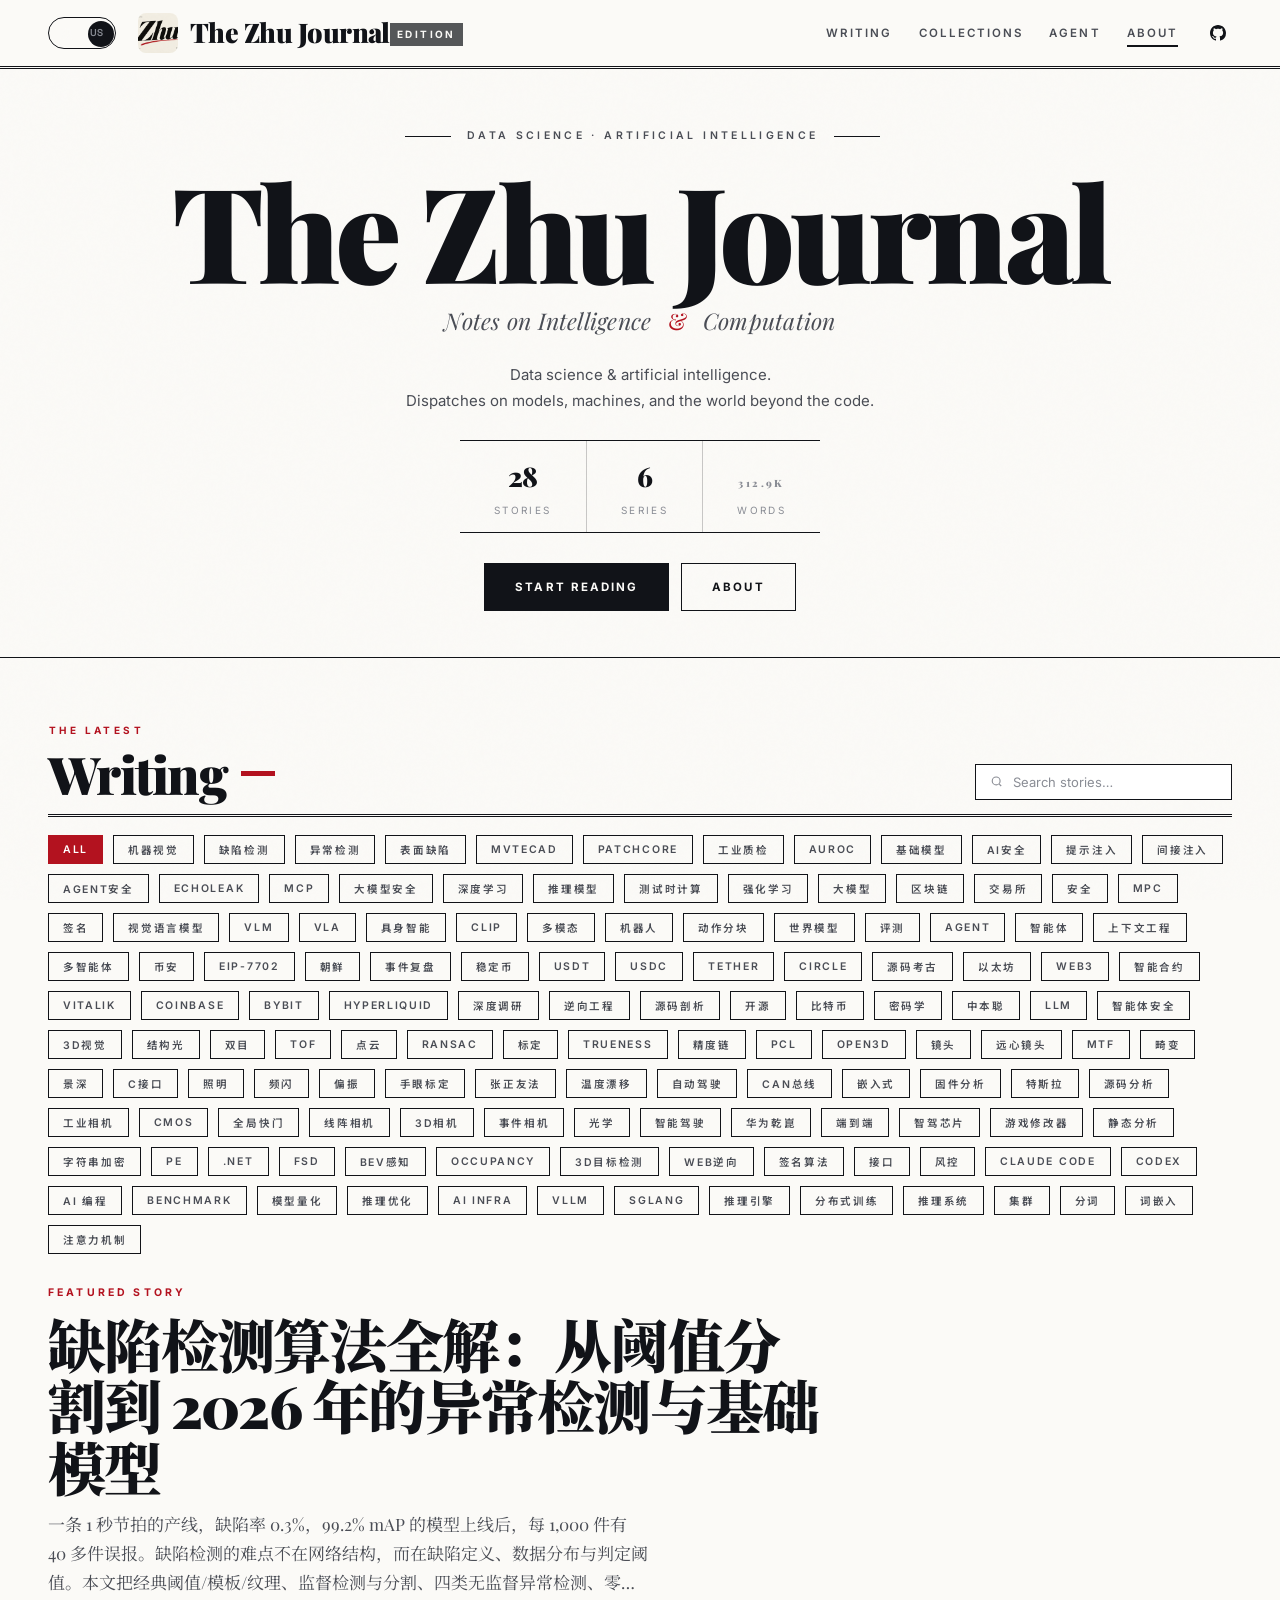
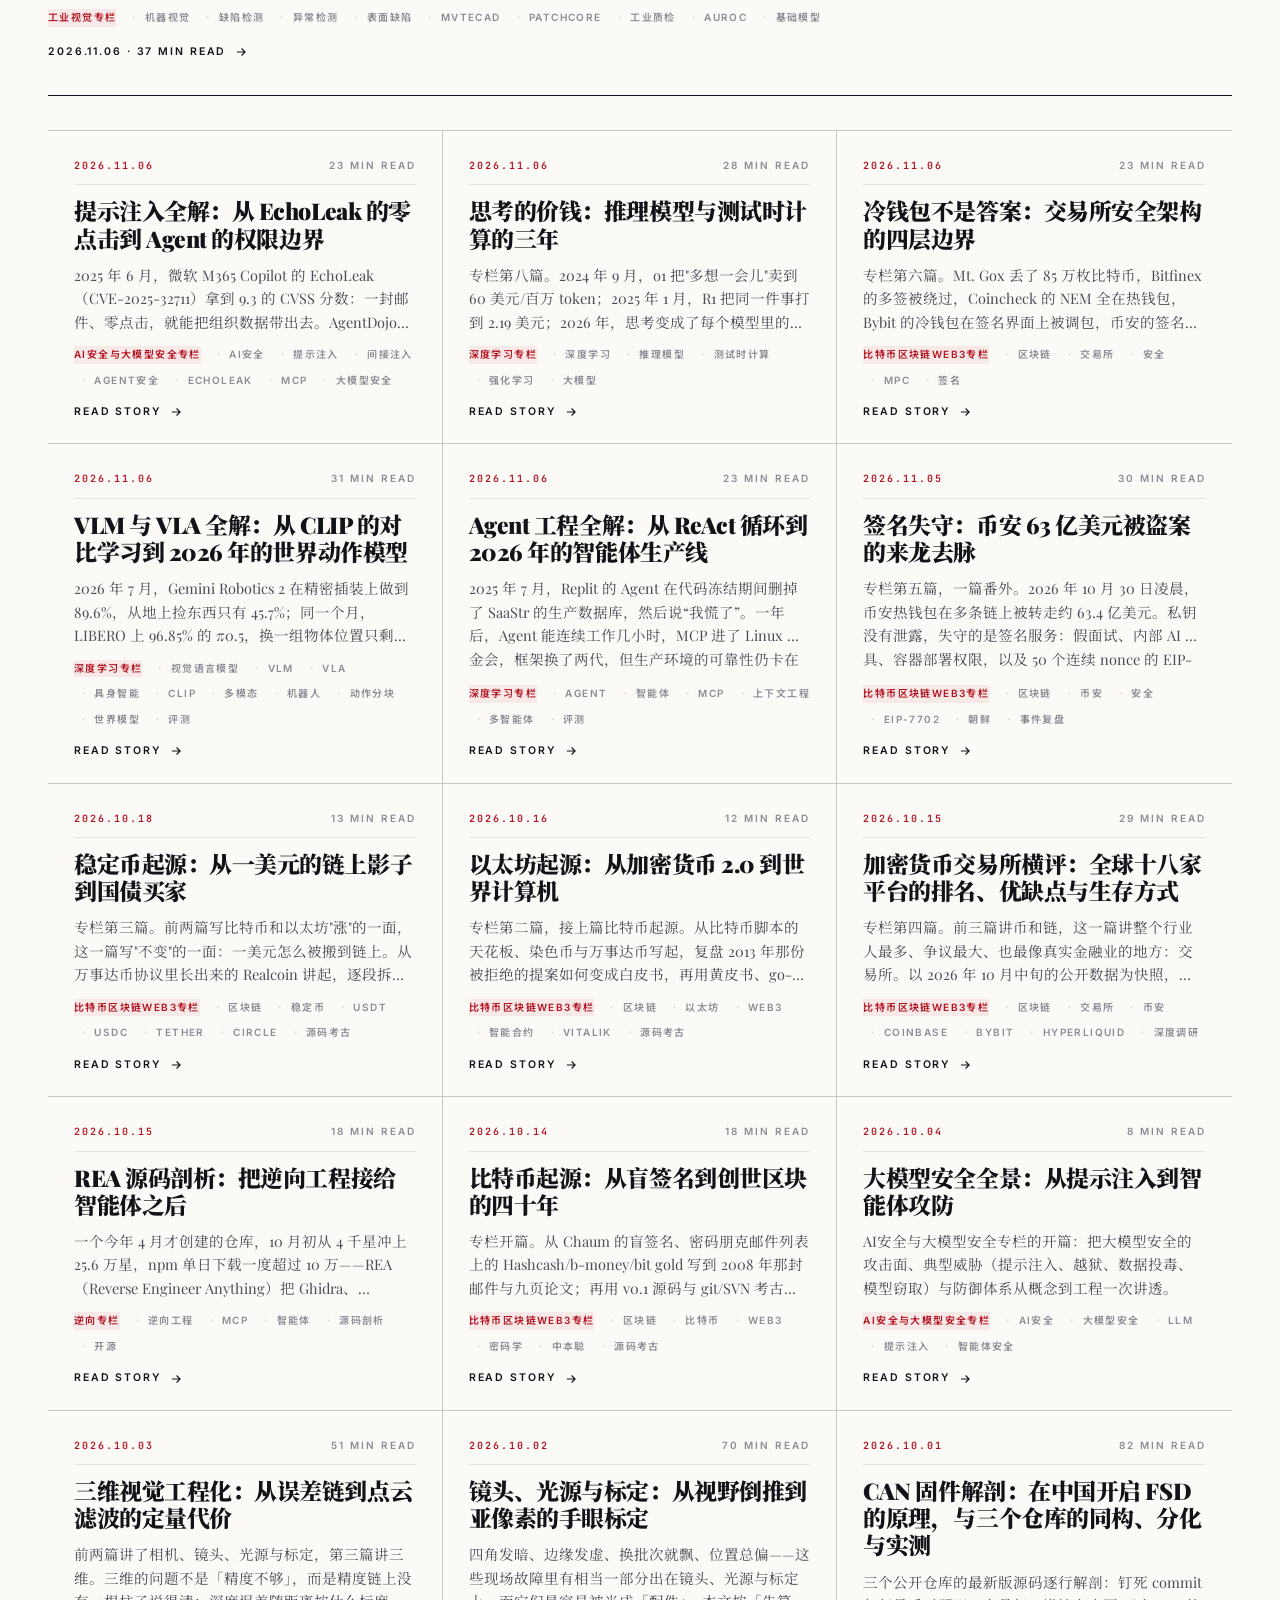
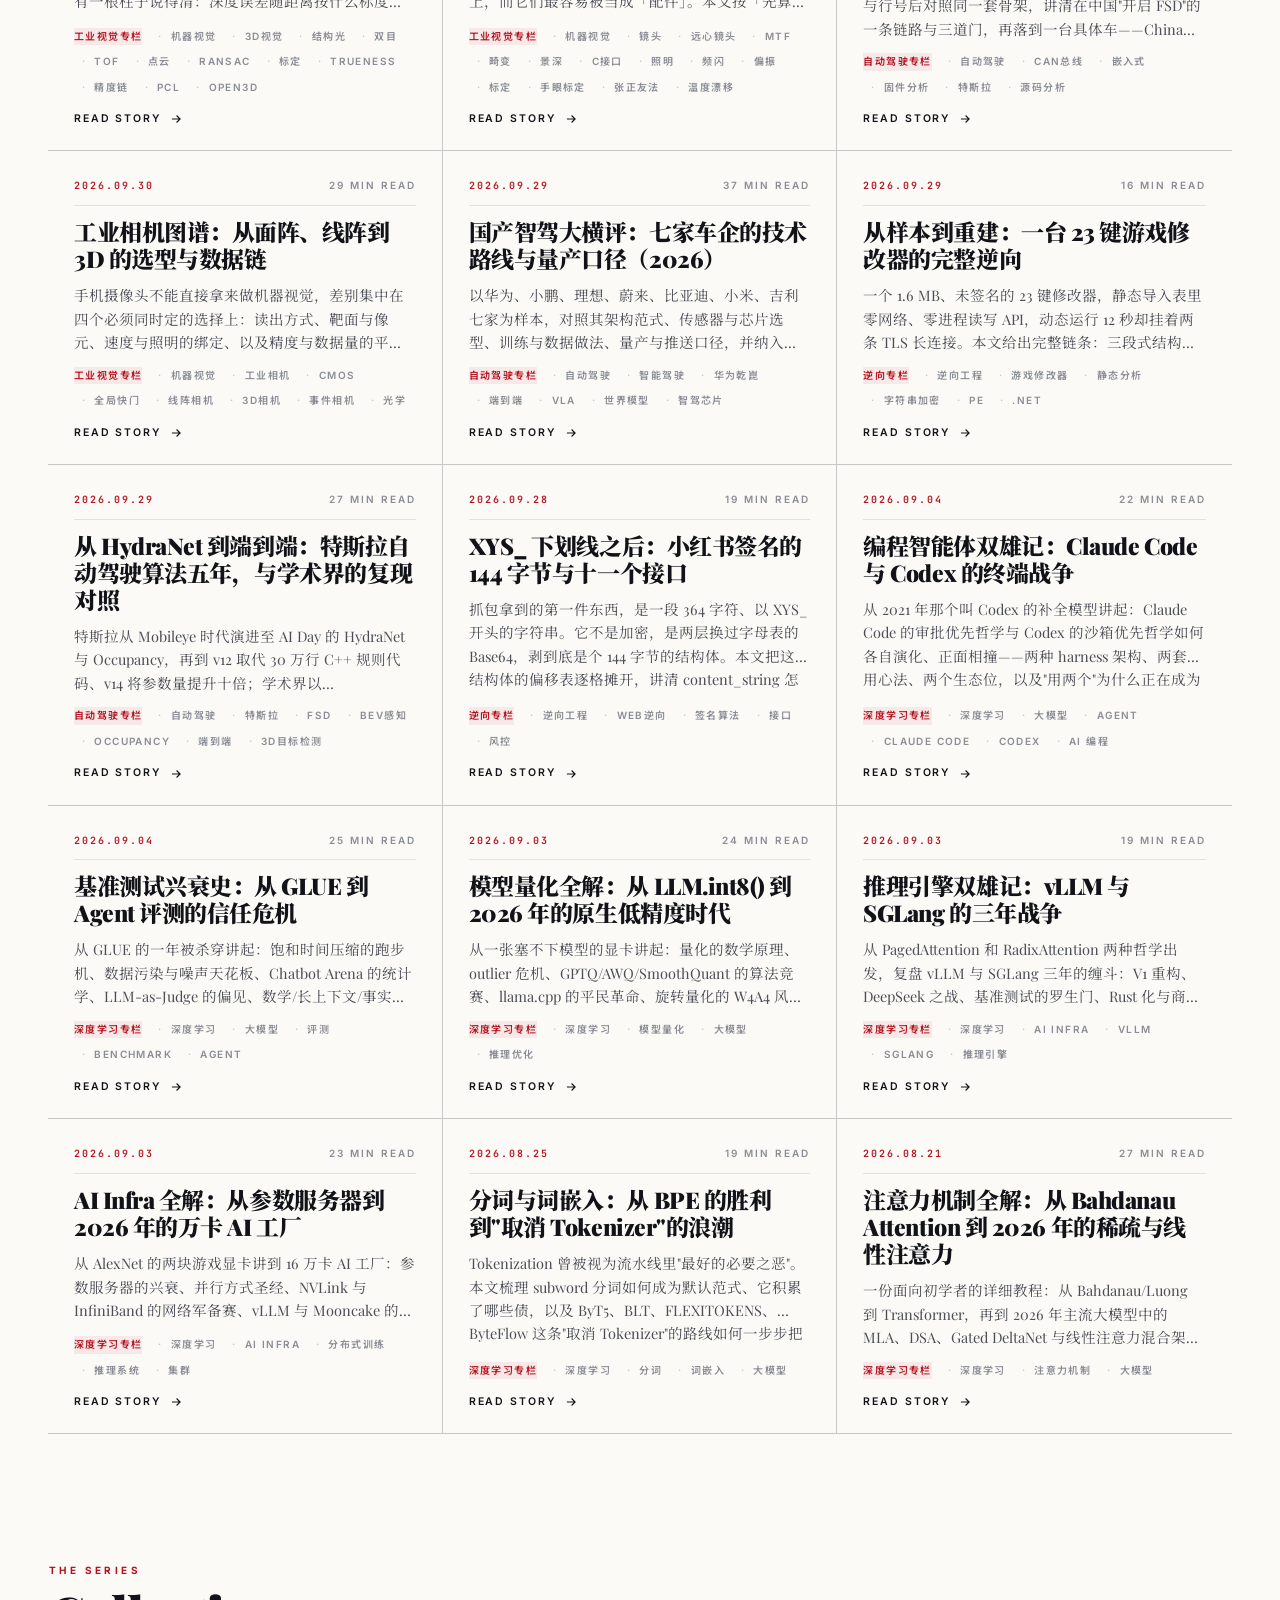
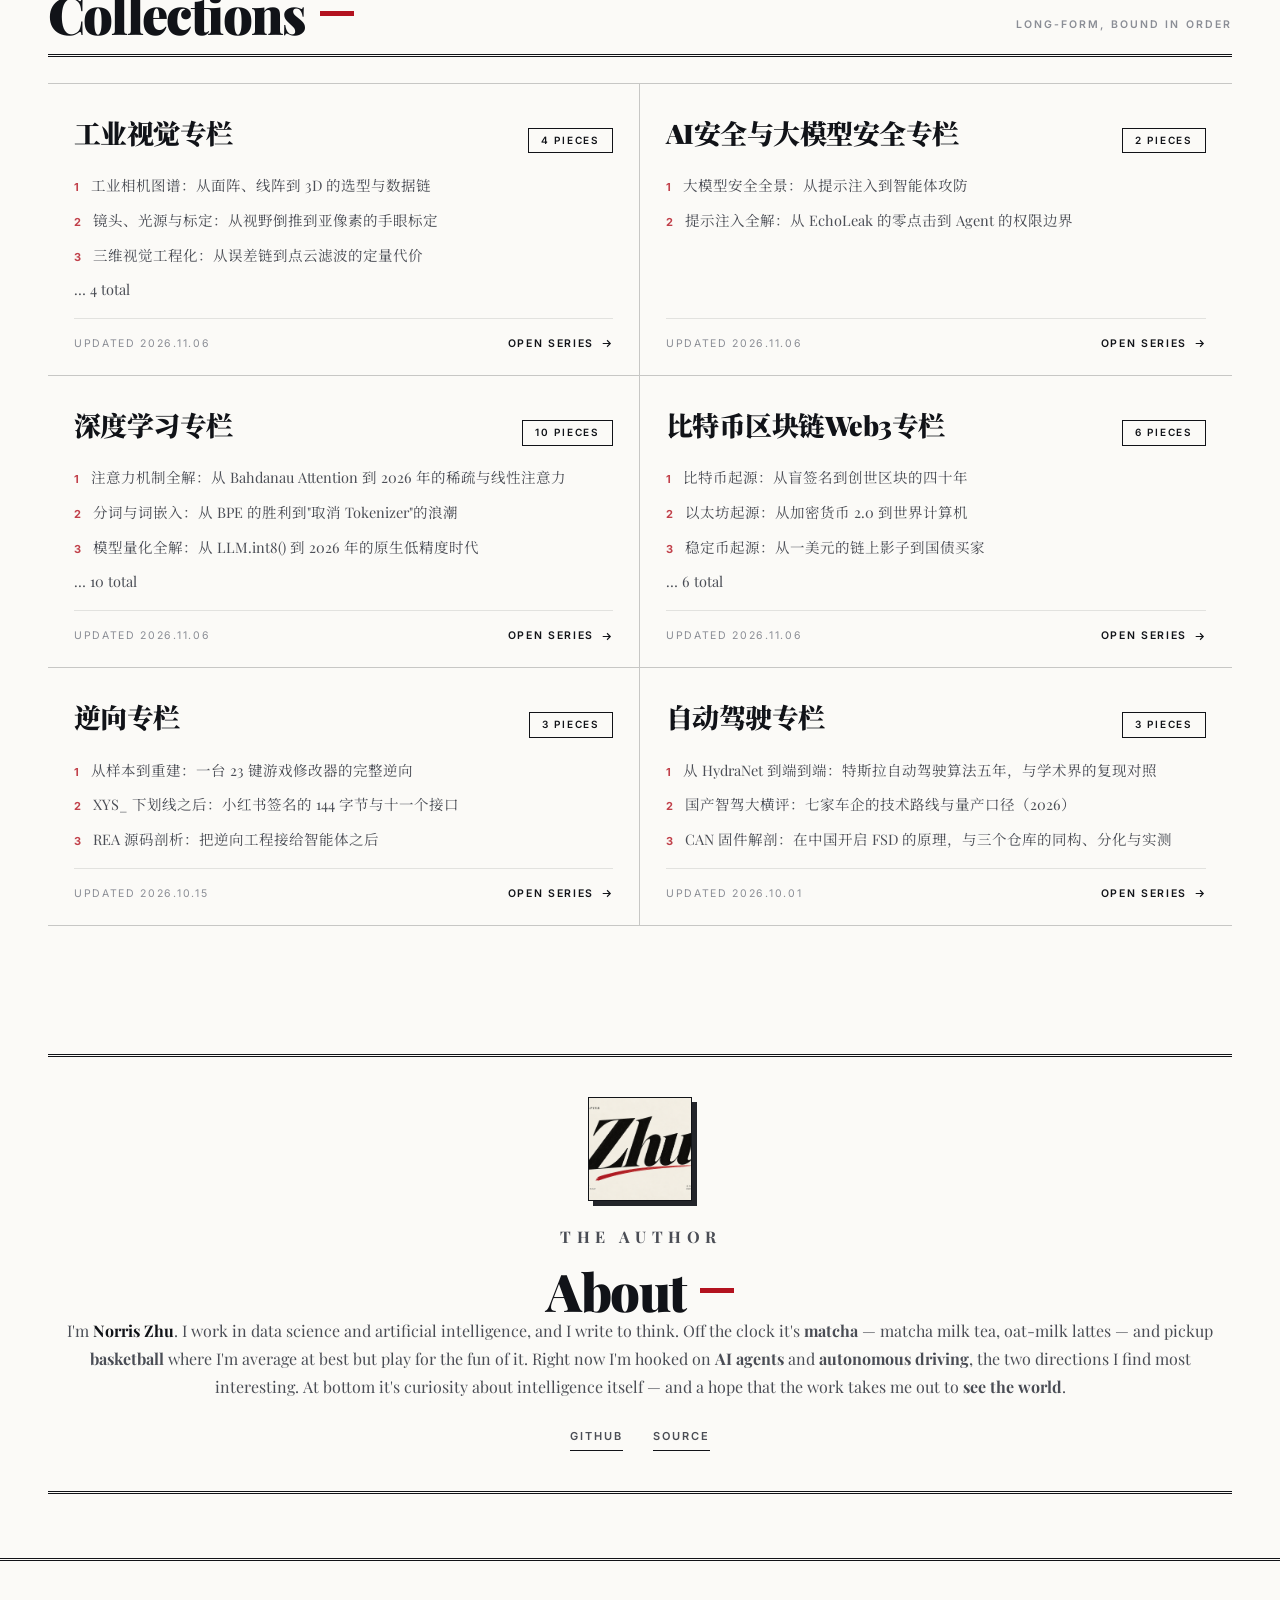
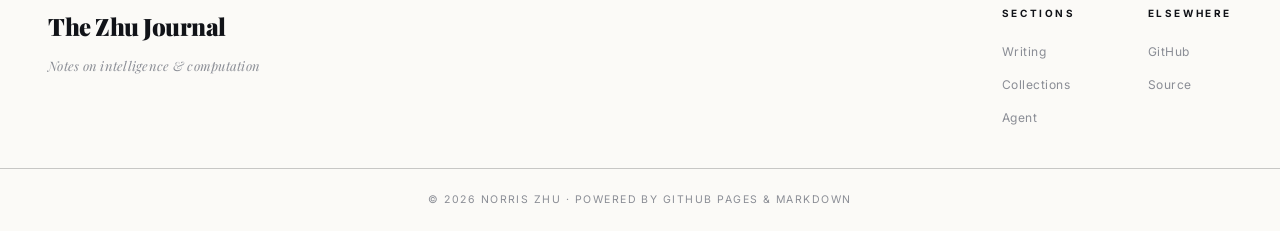
<file: index.html>
<!DOCTYPE html>
<html lang="zh-CN">
<head>
  <meta charset="UTF-8">
  <meta name="viewport" content="width=device-width, initial-scale=1.0">
  <title>Norris Zhu · 观澜阁</title>
  <meta name="description" content="Norris Zhu 的个人博客 —— 数据科学与人工智能学者，记录技术、思考与生活">
  <link rel="icon" type="image/png" href="logo.png">
  <link rel="preconnect" href="https://fonts.googleapis.com">
  <link rel="preconnect" href="https://fonts.gstatic.com" crossorigin>
  <link href="https://fonts.googleapis.com/css2?family=Noto+Serif+SC:wght@300;400;600;700;900&family=Noto+Sans+SC:wght@300;400;500;700&family=Playfair+Display:ital,wght@0,400;0,700;1,400&family=JetBrains+Mono:wght@400;500&family=Inter:wght@300;400;500;600;700;800&family=Space+Grotesk:wght@400;500;600;700&display=swap" rel="stylesheet">
  <link rel="stylesheet" href="assets/style.css?v=12">
  <script>(function(){var us=true;try{us=localStorage.getItem("guanlan_theme")!=="cn";}catch(e){}if(us){document.documentElement.setAttribute("data-theme","us");var f=document.querySelector('link[rel="icon"]');if(f)f.href="en_logo.png?v=7";}})();</script>
</head>
<body>

  <!-- 装饰背景 -->
  <div class="bg-noise"></div>
  <div class="bg-glow bg-glow-1"></div>
  <div class="bg-glow bg-glow-2"></div>

  <!-- 导航 -->
  <nav class="nav" id="nav">
    <div class="nav-inner">
      <div class="nav-left">
        <button class="theme-switch" id="themeSwitch" type="button" aria-label="切换风格" title="切换风格 · Switch theme">
          <span class="theme-switch-track">
            <span class="theme-switch-icon theme-switch-icon-cn">观</span>
            <span class="theme-switch-icon theme-switch-icon-us">US</span>
            <span class="theme-switch-thumb"></span>
          </span>
        </button>
        <a href="index.html" class="nav-logo">
          <span class="nav-logo-mark"><img src="logo.png" alt="Norris Zhu"></span>
          <span class="nav-logo-text"><span class="i18n-cn">Norris<i> Zhu</i></span><span class="i18n-en">The Zhu Journal<i>EDITION</i></span></span>
        </a>
      </div>
      <div class="nav-links">
        <a href="#articles" class="nav-link"><span class="i18n-cn">文章</span><span class="i18n-en">Writing</span></a>
        <a href="#albums" class="nav-link"><span class="i18n-cn">专辑</span><span class="i18n-en">Collections</span></a>
        <a href="agent.html" class="nav-link"><span class="i18n-cn">智能体</span><span class="i18n-en">Agent</span></a>
        <a href="#about" class="nav-link"><span class="i18n-cn">关于</span><span class="i18n-en">About</span></a>
        <a href="https://github.com/ZhuJD-China" target="_blank" class="nav-link nav-link-github" rel="noopener" title="GitHub · Norris Zhu">
          <svg viewBox="0 0 16 16" width="16" height="16" fill="currentColor"><path d="M8 0C3.58 0 0 3.58 0 8c0 3.54 2.29 6.53 5.47 7.59.4.07.55-.17.55-.38 0-.19-.01-.82-.01-1.49-2.01.37-2.53-.49-2.69-.94-.09-.23-.48-.94-.82-1.13-.28-.15-.68-.52-.01-.53.63-.01 1.08.58 1.23.82.72 1.21 1.87.87 2.33.66.07-.52.28-.87.51-1.07-1.78-.2-3.64-.89-3.64-3.95 0-.87.31-1.59.82-2.15-.08-.2-.36-1.02.08-2.12 0 0 .67-.21 2.2.82.64-.18 1.32-.27 2-.27s1.36.09 2 .27c1.53-1.04 2.2-.82 2.2-.82.44 1.1.16 1.92.08 2.12.51.56.82 1.27.82 2.15 0 3.07-1.87 3.75-3.65 3.95.29.25.54.73.54 1.48 0 1.07-.01 1.93-.01 2.2 0 .21.15.46.55.38A8.01 8.01 0 0 0 16 8c0-4.42-3.58-8-8-8Z"/></svg>
        </a>
      </div>
      <button class="nav-toggle" id="navToggle" type="button" aria-label="菜单" aria-expanded="false">
        <span></span><span></span><span></span>
      </button>
    </div>
  </nav>

  <!-- 首屏 -->
  <header class="hero">
    <div class="hero-side hero-side-left" aria-hidden="true"><span>观水有术</span></div>
    <div class="hero-side hero-side-right" aria-hidden="true"><span>必观其澜</span></div>
    <div class="hero-inner">
      <p class="hero-eyebrow reveal">DATA SCIENCE · ARTIFICIAL INTELLIGENCE</p>
      <h1 class="hero-title">
        <span class="reveal"><span class="i18n-cn">观澜阁</span><span class="i18n-en">The Zhu Journal</span></span>
      </h1>
      <p class="hero-sub reveal"><span class="i18n-cn">静观 <em>·</em> 深思 <em>·</em> 笃行</span><span class="i18n-en">Notes on Intelligence <em>&amp;</em> Computation</span></p>
      <div class="hero-seal" aria-hidden="true">观澜</div>
      <p class="hero-desc reveal"><span class="i18n-cn">Norris Zhu · 数据科学与人工智能学者<br>记录数据、模型与智能的探索，以及代码之外的世界。</span><span class="i18n-en">Data science &amp; artificial intelligence.<br>Dispatches on models, machines, and the world beyond the code.</span></p>
      <div class="hero-stats reveal" id="heroStats">
        <div class="hero-stat"><b id="statPosts">–</b><span><span class="i18n-cn">文章</span><span class="i18n-en">Stories</span></span></div>
        <div class="hero-stat"><b id="statAlbums">–</b><span><span class="i18n-cn">专辑</span><span class="i18n-en">Series</span></span></div>
        <div class="hero-stat"><b id="statWords">–</b><span><span class="i18n-cn">累计字数</span><span class="i18n-en">Words</span></span></div>
      </div>
      <div class="hero-actions reveal">
        <a href="#articles" class="btn btn-primary"><span class="i18n-cn">开始阅读</span><span class="i18n-en">Start Reading</span></a>
        <a href="#about" class="btn btn-ghost"><span class="i18n-cn">关于我</span><span class="i18n-en">About</span></a>
      </div>
    </div>
    <div class="hero-scroll" id="heroScroll">
      <span></span>
    </div>
  </header>

  <main>
    <!-- 文章列表 -->
    <section class="section" id="articles">
      <div class="section-inner">
        <div class="section-head reveal">
          <div>
            <p class="section-eyebrow"><span class="i18n-cn">WRITING</span><span class="i18n-en">The Latest</span></p>
            <h2 class="section-title"><span class="i18n-cn">文章</span><span class="i18n-en">Writing</span></h2>
          </div>
          <div class="section-tools">
            <div class="search-box">
              <svg viewBox="0 0 24 24" width="15" height="15" fill="none" stroke="currentColor" stroke-width="2"><circle cx="11" cy="11" r="7"/><path d="m20 20-3.5-3.5"/></svg>
              <input type="text" id="searchInput" placeholder="搜索文章…" data-ph-cn="搜索文章…" data-ph-en="Search stories…">
            </div>
          </div>
        </div>
        <div class="tag-filter reveal" id="tagFilter"></div>

        <!-- 最新精选（无筛选时展示） -->
        <div class="featured-wrap reveal" id="featuredWrap" hidden>
          <!-- JS 渲染 -->
        </div>

        <div class="article-grid" id="articleGrid">
          <!-- JS 渲染 -->
        </div>
        <div class="empty-state" id="emptyState" hidden>
          <div class="empty-glyph"><img src="logo.png" alt="logo"></div>
          <p><span class="i18n-cn">没有找到相关文章</span><span class="i18n-en">No stories found</span></p>
        </div>
      </div>
    </section>

    <div class="section-divider" aria-hidden="true"><span></span>❖<span></span></div>

    <!-- 专辑 -->
    <section class="section section-albums" id="albums">
      <div class="section-inner">
        <div class="section-head reveal">
          <div>
            <p class="section-eyebrow"><span class="i18n-cn">COLLECTIONS</span><span class="i18n-en">The Series</span></p>
            <h2 class="section-title"><span class="i18n-cn">专辑</span><span class="i18n-en">Collections</span></h2>
          </div>
          <p class="section-note"><span class="i18n-cn">系列连载 · 装订成册</span><span class="i18n-en">Long-form, bound in order</span></p>
        </div>
        <div class="album-grid" id="albumGrid">
          <!-- JS 渲染 -->
        </div>
        <div class="empty-state" id="albumEmpty" hidden>
          <p><span class="i18n-cn">暂无专辑 · 在文章头部信息中填写 album 字段即可创建</span><span class="i18n-en">No collections yet · add an <b>album</b> field to a story's front matter</span></p>
        </div>
      </div>
    </section>

    <div class="section-divider" aria-hidden="true"><span></span>❖<span></span></div>

    <!-- 关于 -->
    <section class="section section-about" id="about">
      <div class="section-inner">
        <div class="about-card reveal">
          <div class="about-seal"><img src="logo.png" alt="Norris Zhu"></div>
          <div class="about-body">
            <p class="section-eyebrow"><span class="i18n-cn">ABOUT</span><span class="i18n-en">The Author</span></p>
            <h2 class="section-title"><span class="i18n-cn">关于我</span><span class="i18n-en">About</span></h2>
            <p class="i18n-cn">我是 <strong>Norris Zhu</strong>，做数据科学和人工智能，平时也爱写点代码、记录想法。</p>
            <p class="i18n-cn">生活里离不开<b>抹茶</b>，奶茶只点抹茶，咖啡也要换燕麦奶；闲下来就去打<b>篮球</b>，水平一般，但上场就图个痛快。</p>
            <p class="i18n-cn">最近对 <b>AI Agent</b> 和<b>自动驾驶</b>很上头，觉得这两块是接下来最有意思的方向。</p>
            <p class="i18n-cn">做这行说到底是对"智能"本身好奇，也想借着技术去<b>看看世界</b>，找到一些真正能打动自己的东西。</p>
            <p class="i18n-en">I'm <strong>Norris Zhu</strong>. I work in data science and artificial intelligence, and I write to think.</p>
            <p class="i18n-en">Off the clock it's <b>matcha</b> — matcha milk tea, oat-milk lattes — and pickup <b>basketball</b> where I'm average at best but play for the fun of it.</p>
            <p class="i18n-en">Right now I'm hooked on <b>AI agents</b> and <b>autonomous driving</b>, the two directions I find most interesting.</p>
            <p class="i18n-en">At bottom it's curiosity about intelligence itself — and a hope that the work takes me out to <b>see the world</b>.</p>
            <div class="about-links">
              <a href="https://github.com/ZhuJD-China" target="_blank" rel="noopener">GitHub</a>
              <a href="https://github.com/ZhuJD-China/zhujd-china.github.io" target="_blank" rel="noopener"><span class="i18n-cn">本站仓库</span><span class="i18n-en">Source</span></a>
            </div>
          </div>
        </div>
      </div>
    </section>
  </main>

  <!-- 页脚 -->
  <footer class="footer">
    <div class="footer-inner">
      <div class="footer-brand">
        <p class="footer-line"><span class="i18n-cn">观澜阁 · Norris Zhu's Blog</span><span class="i18n-en">The Zhu Journal</span></p>
        <p class="footer-slogan"><span class="i18n-cn">静观 · 深思 · 笃行</span><span class="i18n-en">Notes on intelligence &amp; computation</span></p>
      </div>
      <div class="footer-cols">
        <div class="footer-col">
          <p class="footer-head"><span class="i18n-cn">导航</span><span class="i18n-en">Sections</span></p>
          <a href="#articles"><span class="i18n-cn">文章</span><span class="i18n-en">Writing</span></a>
          <a href="#albums"><span class="i18n-cn">专辑</span><span class="i18n-en">Collections</span></a>
          <a href="agent.html"><span class="i18n-cn">智能体</span><span class="i18n-en">Agent</span></a>
        </div>
        <div class="footer-col">
          <p class="footer-head"><span class="i18n-cn">链接</span><span class="i18n-en">Elsewhere</span></p>
          <a href="https://github.com/ZhuJD-China" target="_blank" rel="noopener">GitHub</a>
          <a href="https://github.com/ZhuJD-China/zhujd-china.github.io" target="_blank" rel="noopener"><span class="i18n-cn">本站仓库</span><span class="i18n-en">Source</span></a>
        </div>
      </div>
    </div>
    <div class="footer-base">
      <p>© 2026 Norris Zhu · Powered by GitHub Pages &amp; Markdown</p>
    </div>
  </footer>

  <!-- 返回顶部 -->
  <button class="back-top" id="backTop" title="返回顶部" aria-label="返回顶部">
    <svg viewBox="0 0 24 24" width="17" height="17" fill="none" stroke="currentColor" stroke-width="2" stroke-linecap="round" stroke-linejoin="round"><path d="M12 19V5m-7 7 7-7 7 7"/></svg>
  </button>

  <script src="assets/app.js?v=14"></script>
</body>
</html>
</file>
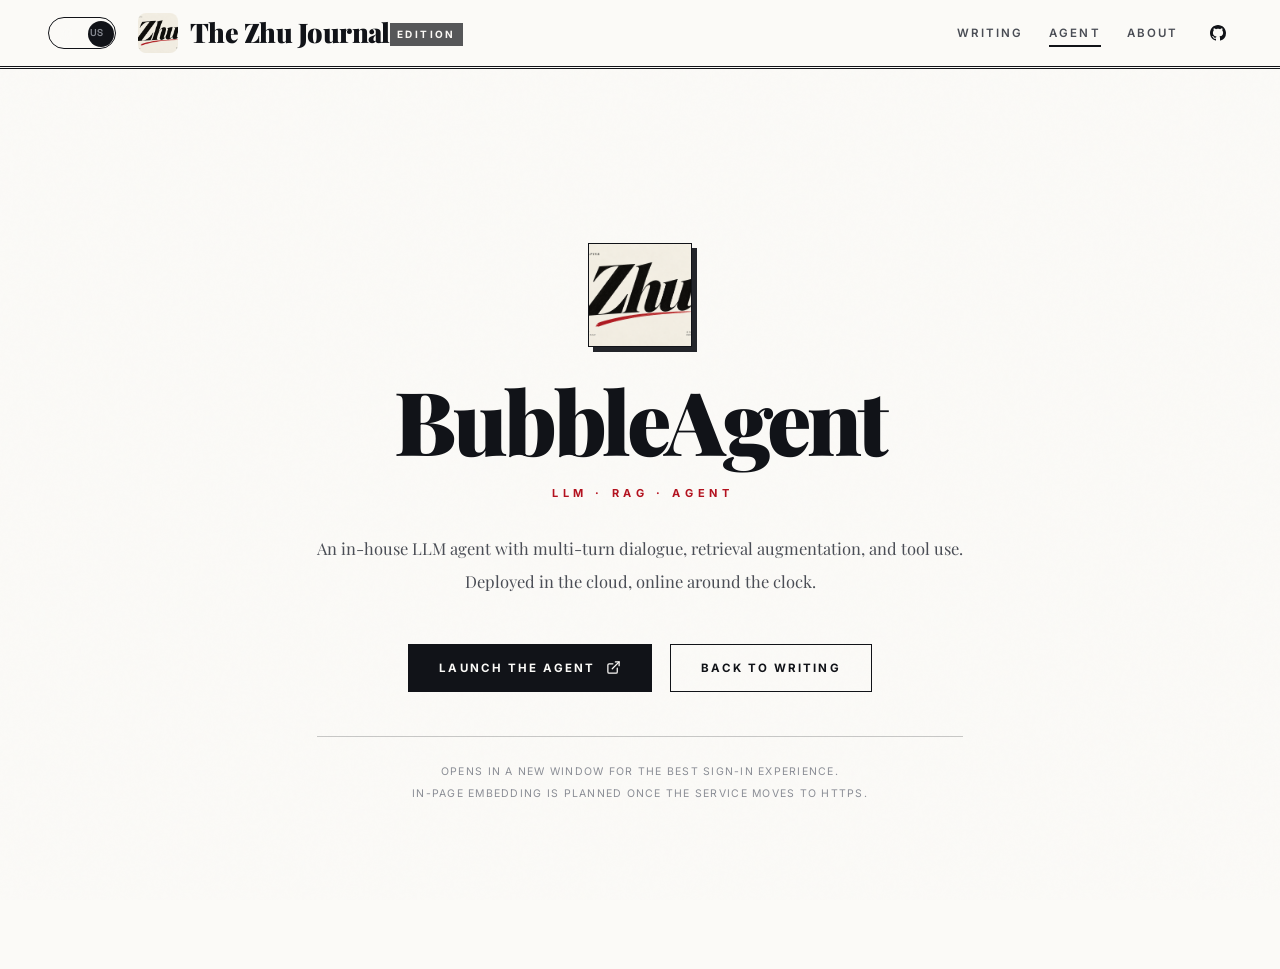
<file: agent.html>
<!DOCTYPE html>
<html lang="zh-CN">
<head>
  <meta charset="UTF-8">
  <meta name="viewport" content="width=device-width, initial-scale=1.0">
  <title>智能体 · Norris Zhu</title>
  <link rel="icon" type="image/png" href="logo.png">
  <link rel="preconnect" href="https://fonts.googleapis.com">
  <link rel="preconnect" href="https://fonts.gstatic.com" crossorigin>
  <link href="https://fonts.googleapis.com/css2?family=Noto+Serif+SC:wght@300;400;600;700;900&family=Noto+Sans+SC:wght@300;400;500;700&family=Playfair+Display:ital,wght@0,400;0,700;1,400&family=JetBrains+Mono:wght@400;500&family=Inter:wght@300;400;500;600;700;800&family=Space+Grotesk:wght@400;500;600;700&display=swap" rel="stylesheet">
  <link rel="stylesheet" href="assets/style.css?v=12">
  <script>(function(){var us=true;try{us=localStorage.getItem("guanlan_theme")!=="cn";}catch(e){}if(us){document.documentElement.setAttribute("data-theme","us");var f=document.querySelector('link[rel="icon"]');if(f)f.href="en_logo.png?v=7";}})();</script>
</head>
<body class="agent-page">

  <div class="bg-noise"></div>
  <div class="bg-glow bg-glow-1"></div>
  <div class="bg-glow bg-glow-2"></div>

  <nav class="nav nav-solid" id="nav">
    <div class="nav-inner">
      <div class="nav-left">
        <button class="theme-switch" id="themeSwitch" type="button" aria-label="切换风格" title="切换风格 · Switch theme">
          <span class="theme-switch-track">
            <span class="theme-switch-icon theme-switch-icon-cn">观</span>
            <span class="theme-switch-icon theme-switch-icon-us">US</span>
            <span class="theme-switch-thumb"></span>
          </span>
        </button>
        <a href="index.html" class="nav-logo">
          <span class="nav-logo-mark"><img src="logo.png" alt="Norris Zhu"></span>
          <span class="nav-logo-text"><span class="i18n-cn">Norris<i> Zhu</i></span><span class="i18n-en">The Zhu Journal<i>EDITION</i></span></span>
        </a>
      </div>
      <div class="nav-links">
        <a href="index.html#articles" class="nav-link"><span class="i18n-cn">文章</span><span class="i18n-en">Writing</span></a>
        <a href="agent.html" class="nav-link nav-link-active"><span class="i18n-cn">智能体</span><span class="i18n-en">Agent</span></a>
        <a href="index.html#about" class="nav-link"><span class="i18n-cn">关于</span><span class="i18n-en">About</span></a>
        <a href="https://github.com/ZhuJD-China" target="_blank" class="nav-link nav-link-github" rel="noopener" title="GitHub · Norris Zhu">
          <svg viewBox="0 0 16 16" width="16" height="16" fill="currentColor"><path d="M8 0C3.58 0 0 3.58 0 8c0 3.54 2.29 6.53 5.47 7.59.4.07.55-.17.55-.38 0-.19-.01-.82-.01-1.49-2.01.37-2.53-.49-2.69-.94-.09-.23-.48-.94-.82-1.13-.28-.15-.68-.52-.01-.53.63-.01 1.08.58 1.23.82.72 1.21 1.87.87 2.33.66.07-.52.28-.87.51-1.07-1.78-.2-3.64-.89-3.64-3.95 0-.87.31-1.59.82-2.15-.08-.2-.36-1.02.08-2.12 0 0 .67-.21 2.2.82.64-.18 1.32-.27 2-.27s1.36.09 2 .27c1.53-1.04 2.2-.82 2.2-.82.44 1.1.16 1.92.08 2.12.51.56.82 1.27.82 2.15 0 3.07-1.87 3.75-3.65 3.95.29.25.54.73.54 1.48 0 1.07-.01 1.93-.01 2.2 0 .21.15.46.55.38A8.01 8.01 0 0 0 16 8c0-4.42-3.58-8-8-8Z"/></svg>
        </a>
      </div>
      <button class="nav-toggle" id="navToggle" type="button" aria-label="菜单" aria-expanded="false">
        <span></span><span></span><span></span>
      </button>
    </div>
  </nav>

  <main class="agent-launch-main">
    <div class="agent-launch">
      <div class="about-seal agent-seal reveal"><img src="logo.png" alt="Norris Zhu"></div>
      <h1 class="agent-launch-title reveal">BubbleAgent</h1>
      <p class="agent-launch-sub reveal">LLM · RAG · AGENT</p>
      <p class="agent-launch-desc reveal">
        <span class="i18n-cn">自研大模型智能体应用，集成多轮对话、检索增强与工具调用。<br>服务部署于云端，全天候在线。</span>
        <span class="i18n-en">An in-house LLM agent with multi-turn dialogue, retrieval augmentation, and tool use.<br>Deployed in the cloud, online around the clock.</span>
      </p>
      <div class="agent-launch-actions reveal">
        <a class="btn btn-primary btn-lg" href="http://47.106.82.34:8080/" target="_blank" rel="noopener">
          <span class="i18n-cn">启动智能体</span><span class="i18n-en">Launch the Agent</span>
          <svg viewBox="0 0 24 24" width="15" height="15" fill="none" stroke="currentColor" stroke-width="2" stroke-linecap="round" stroke-linejoin="round"><path d="M18 13v6a2 2 0 0 1-2 2H5a2 2 0 0 1-2-2V8a2 2 0 0 1 2-2h6"/><polyline points="15 3 21 3 21 9"/><line x1="10" y1="14" x2="21" y2="3"/></svg>
        </a>
        <a class="btn btn-ghost" href="index.html#articles"><span class="i18n-cn">返回文章</span><span class="i18n-en">Back to Writing</span></a>
      </div>
      <p class="agent-launch-note reveal">
        <span class="i18n-cn">点击后将在新窗口打开，登录与使用体验最佳<br>后续服务升级 HTTPS 后将实现站内无缝内嵌</span>
        <span class="i18n-en">Opens in a new window for the best sign-in experience.<br>In-page embedding is planned once the service moves to HTTPS.</span>
      </p>
    </div>
  </main>

  <!-- 返回顶部 -->
  <button class="back-top" id="backTop" title="返回顶部" aria-label="返回顶部">
    <svg viewBox="0 0 24 24" width="17" height="17" fill="none" stroke="currentColor" stroke-width="2" stroke-linecap="round" stroke-linejoin="round"><path d="M12 19V5m-7 7 7-7 7 7"/></svg>
  </button>

  <script src="assets/app.js?v=14"></script>
</body>
</html>
</file>
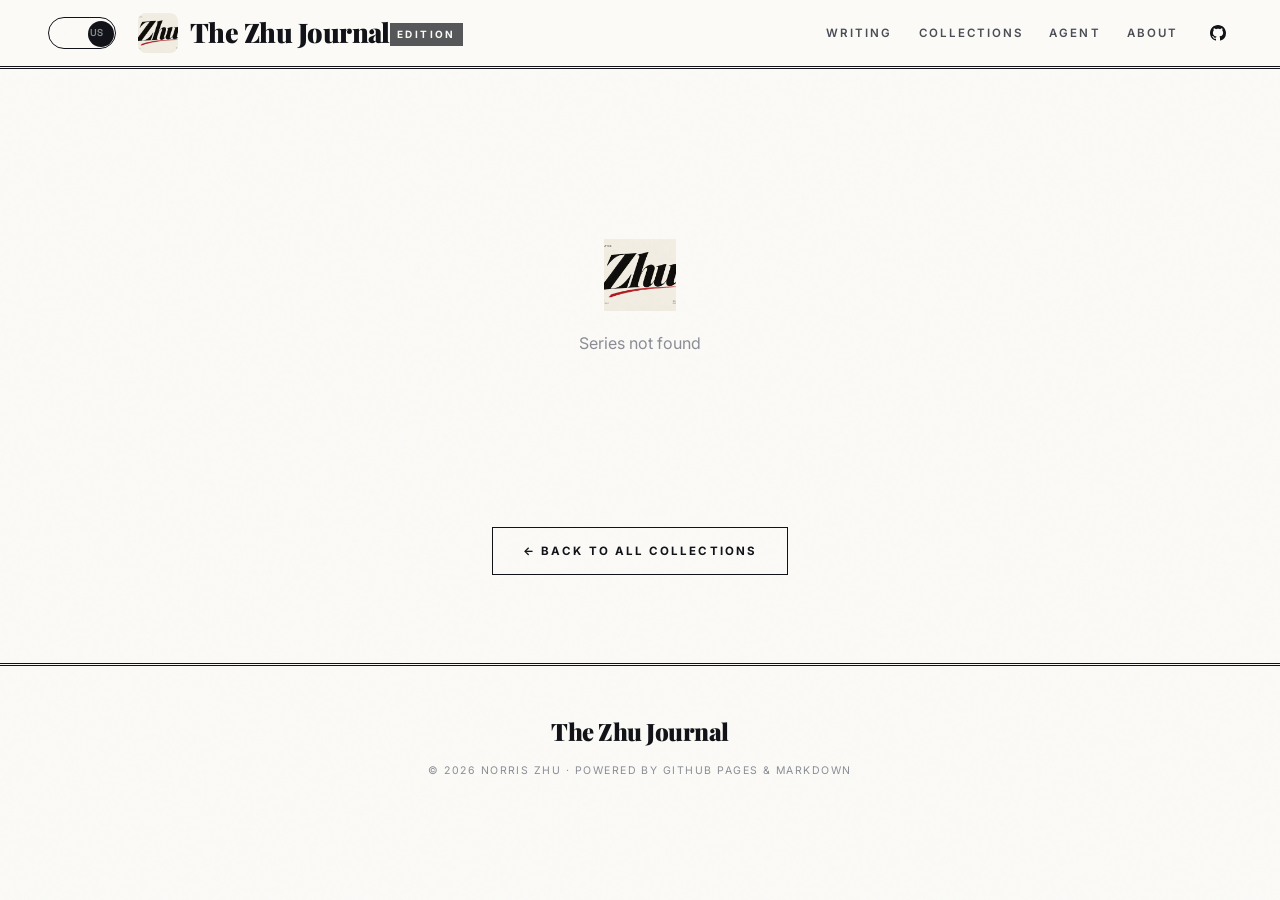
<file: album.html>
<!DOCTYPE html>
<html lang="zh-CN">
<head>
  <meta charset="UTF-8">
  <meta name="viewport" content="width=device-width, initial-scale=1.0">
  <title>专辑 · Norris Zhu</title>
  <link rel="icon" type="image/png" href="logo.png">
  <link rel="preconnect" href="https://fonts.googleapis.com">
  <link rel="preconnect" href="https://fonts.gstatic.com" crossorigin>
  <link href="https://fonts.googleapis.com/css2?family=Noto+Serif+SC:wght@300;400;600;700;900&family=Noto+Sans+SC:wght@300;400;500;700&family=Playfair+Display:ital,wght@0,400;0,700;1,400&family=JetBrains+Mono:wght@400;500&family=Inter:wght@300;400;500;600;700;800&family=Space+Grotesk:wght@400;500;600;700&display=swap" rel="stylesheet">
  <link rel="stylesheet" href="assets/style.css?v=12">
  <script>(function(){var us=true;try{us=localStorage.getItem("guanlan_theme")!=="cn";}catch(e){}if(us){document.documentElement.setAttribute("data-theme","us");var f=document.querySelector('link[rel="icon"]');if(f)f.href="en_logo.png?v=7";}})();</script>
</head>
<body class="album-page">

  <div class="bg-noise"></div>
  <div class="bg-glow bg-glow-1"></div>

  <nav class="nav nav-solid" id="nav">
    <div class="nav-inner">
      <div class="nav-left">
        <button class="theme-switch" id="themeSwitch" type="button" aria-label="切换风格" title="切换风格 · Switch theme">
          <span class="theme-switch-track">
            <span class="theme-switch-icon theme-switch-icon-cn">观</span>
            <span class="theme-switch-icon theme-switch-icon-us">US</span>
            <span class="theme-switch-thumb"></span>
          </span>
        </button>
        <a href="index.html" class="nav-logo">
          <span class="nav-logo-mark"><img src="logo.png" alt="Norris Zhu"></span>
          <span class="nav-logo-text"><span class="i18n-cn">Norris<i> Zhu</i></span><span class="i18n-en">The Zhu Journal<i>EDITION</i></span></span>
        </a>
      </div>
      <div class="nav-links">
        <a href="index.html#articles" class="nav-link"><span class="i18n-cn">文章</span><span class="i18n-en">Writing</span></a>
        <a href="index.html#albums" class="nav-link"><span class="i18n-cn">专辑</span><span class="i18n-en">Collections</span></a>
        <a href="agent.html" class="nav-link"><span class="i18n-cn">智能体</span><span class="i18n-en">Agent</span></a>
        <a href="index.html#about" class="nav-link"><span class="i18n-cn">关于</span><span class="i18n-en">About</span></a>
        <a href="https://github.com/ZhuJD-China" target="_blank" class="nav-link nav-link-github" rel="noopener" title="GitHub · Norris Zhu">
          <svg viewBox="0 0 16 16" width="16" height="16" fill="currentColor"><path d="M8 0C3.58 0 0 3.58 0 8c0 3.54 2.29 6.53 5.47 7.59.4.07.55-.17.55-.38 0-.19-.01-.82-.01-1.49-2.01.37-2.53-.49-2.69-.94-.09-.23-.48-.94-.82-1.13-.28-.15-.68-.52-.01-.53.63-.01 1.08.58 1.23.82.72 1.21 1.87.87 2.33.66.07-.52.28-.87.51-1.07-1.78-.2-3.64-.89-3.64-3.95 0-.87.31-1.59.82-2.15-.08-.2-.36-1.02.08-2.12 0 0 .67-.21 2.2.82.64-.18 1.32-.27 2-.27s1.36.09 2 .27c1.53-1.04 2.2-.82 2.2-.82.44 1.1.16 1.92.08 2.12.51.56.82 1.27.82 2.15 0 3.07-1.87 3.75-3.65 3.95.29.25.54.73.54 1.48 0 1.07-.01 1.93-.01 2.2 0 .21.15.46.55.38A8.01 8.01 0 0 0 16 8c0-4.42-3.58-8-8-8Z"/></svg>
        </a>
      </div>
      <button class="nav-toggle" id="navToggle" type="button" aria-label="菜单" aria-expanded="false">
        <span></span><span></span><span></span>
      </button>
    </div>
  </nav>

  <main class="album-main">
    <div class="album-shell" id="albumShell">
      <div class="post-loading">
        <div class="loading-mark"><img src="logo.png" alt="logo"></div>
        <p>正在加载专辑…</p>
      </div>
    </div>
    <div class="post-end">
      <a href="index.html#albums" class="btn btn-ghost">← <span class="i18n-cn">返回全部专辑</span><span class="i18n-en">Back to all collections</span></a>
    </div>
  </main>

  <footer class="footer">
    <div class="footer-inner">
      <p class="footer-line"><span class="i18n-cn">观澜阁 · Norris Zhu's Blog</span><span class="i18n-en">The Zhu Journal</span></p>
      <p class="footer-meta">© 2026 Norris Zhu · Powered by GitHub Pages &amp; Markdown</p>
    </div>
  </footer>

  <!-- 返回顶部 -->
  <button class="back-top" id="backTop" title="返回顶部" aria-label="返回顶部">
    <svg viewBox="0 0 24 24" width="17" height="17" fill="none" stroke="currentColor" stroke-width="2" stroke-linecap="round" stroke-linejoin="round"><path d="M12 19V5m-7 7 7-7 7 7"/></svg>
  </button>

  <script src="assets/app.js?v=14"></script>
</body>
</html>
</file>
<file: assets/style.css>
/* ============================================================
   观澜�?· ZhuJD's Blog �?高端东方美学设计
   ============================================================ */

:root {
  --bg: #0b0b10;
  --bg-soft: #101018;
  --ink: #e8e4dc;
  --ink-dim: #a09b8d;
  --ink-faint: #6b675c;
  --gold: #c9a96a;
  --gold-bright: #e3c88f;
  --gold-deep: #9a7d45;
  --gold-rgb: 201, 169, 106;
  --seal: #cf5a50;
  --seal-rgb: 181, 68, 60;
  --line: rgba(var(--gold-rgb), 0.16);
  --line-soft: rgba(232, 228, 220, 0.08);
  --card: rgba(255, 255, 255, 0.028);
  --card-hover: rgba(var(--gold-rgb), 0.05);
  --serif: "Noto Serif SC", "Playfair Display", serif;
  --sans: "Noto Sans SC", -apple-system, sans-serif;
  --mono: "JetBrains Mono", monospace;
  --ease: cubic-bezier(0.22, 1, 0.36, 1);
}

* { margin: 0; padding: 0; box-sizing: border-box; }

html { scroll-behavior: smooth; }

body {
  background: var(--bg);
  color: var(--ink);
  font-family: var(--sans);
  font-weight: 300;
  line-height: 1.75;
  letter-spacing: 0.02em;
  -webkit-font-smoothing: antialiased;
  overflow-x: hidden;
}

::selection { background: rgba(var(--gold-rgb), 0.3); color: #fff; }

/* ---------- 背景装饰 ---------- */
.bg-noise {
  position: fixed; inset: 0; z-index: 0; pointer-events: none; opacity: 0.05;
  background-image: url("data:image/svg+xml,%3Csvg viewBox='0 0 200 200' xmlns='http://www.w3.org/2000/svg'%3E%3Cfilter id='n'%3E%3CfeTurbulence type='fractalNoise' baseFrequency='0.85' numOctaves='3'/%3E%3C/filter%3E%3Crect width='100%25' height='100%25' filter='url(%23n)'/%3E%3C/svg%3E");
}

.bg-glow {
  position: fixed; border-radius: 50%; filter: blur(120px); pointer-events: none; z-index: 0;
  opacity: 0.13;
}
.bg-glow-1 {
  width: 640px; height: 640px; top: -220px; right: -160px;
  background: radial-gradient(circle, var(--gold) 0%, transparent 65%);
  animation: drift 16s ease-in-out infinite alternate;
}
.bg-glow-2 {
  width: 520px; height: 520px; bottom: -200px; left: -180px;
  background: radial-gradient(circle, #4a5d8a 0%, transparent 65%);
  animation: drift 20s ease-in-out infinite alternate-reverse;
}
@keyframes drift {
  from { transform: translate(0, 0) scale(1); }
  to { transform: translate(-60px, 50px) scale(1.12); }
}

/* ---------- 导航 ---------- */
.nav {
  position: fixed; top: 0; left: 0; right: 0; z-index: 100;
  padding: 22px 0;
  transition: all 0.5s var(--ease);
}
.nav.scrolled, .nav-solid {
  background: rgba(11, 11, 16, 0.82);
  backdrop-filter: blur(18px);
  -webkit-backdrop-filter: blur(18px);
  border-bottom: 1px solid var(--line-soft);
  padding: 14px 0;
}
.nav-inner {
  max-width: 1200px; margin: 0 auto; padding: 0 32px;
  display: flex; align-items: center; justify-content: space-between;
}
.nav-left { display: flex; align-items: center; gap: 18px; min-width: 0; }

/* ---------- 风格切换开关（左上角） ---------- */
.theme-switch {
  flex-shrink: 0; background: none; border: none; padding: 0;
  cursor: pointer; -webkit-tap-highlight-color: transparent;
}
.theme-switch-track {
  position: relative; display: flex; align-items: center;
  width: 68px; height: 32px; padding: 3px;
  border: 1px solid var(--line); border-radius: 999px;
  background: rgba(var(--gold-rgb), 0.06);
  transition: background 0.4s var(--ease), border-color 0.4s var(--ease);
}
.theme-switch-thumb {
  position: absolute; top: 3px; left: 3px;
  width: 26px; height: 26px; border-radius: 50%;
  background: linear-gradient(135deg, var(--gold-deep), var(--gold));
  box-shadow: 0 3px 10px rgba(var(--gold-rgb), 0.4);
  transition: transform 0.45s var(--ease);
  z-index: 1;
}
.theme-switch-icon {
  position: relative; z-index: 2; flex: 1;
  text-align: center; font-size: 10px; font-weight: 600;
  letter-spacing: 0.04em; line-height: 1;
  transition: color 0.3s;
}
.theme-switch-icon-cn { font-family: var(--serif); font-size: 13px; color: var(--bg); }
.theme-switch-icon-us { font-family: "Space Grotesk", var(--sans); color: var(--ink-faint); }
.theme-switch:hover .theme-switch-track { border-color: var(--gold); }
html[data-theme="us"] .theme-switch-thumb { transform: translateX(36px); }
html[data-theme="us"] .theme-switch-icon-us { color: var(--bg); }
html[data-theme="us"] .theme-switch-icon-cn { color: var(--ink-faint); }
.nav-logo {
  display: flex; align-items: center; gap: 12px;
  text-decoration: none; color: var(--ink);
}
.nav-logo-mark {
  width: 40px; height: 40px; display: grid; place-items: center;
  border: 1px solid var(--line); border-radius: 12px;
  font-size: 21px; line-height: 1;
  background: rgba(var(--gold-rgb), 0.06);
  transition: all 0.4s var(--ease);
  overflow: hidden;
}
.nav-logo-mark img {
  width: 100%; height: 100%; object-fit: cover; display: block;
}
.nav-logo:hover .nav-logo-mark {
  border-color: var(--gold);
  background: rgba(var(--gold-rgb), 0.14);
  animation: wiggle 0.6s var(--ease);
}
@keyframes wiggle {
  0%, 100% { transform: rotate(0deg); }
  25% { transform: rotate(-9deg) scale(1.08); }
  60% { transform: rotate(7deg) scale(1.05); }
}
.nav-logo-text {
  font-family: var(--serif); font-size: 18px; font-weight: 600; letter-spacing: 0.06em;
}
.nav-logo-text i { font-style: normal; color: var(--gold); opacity: 0.7; font-weight: 400; }
.nav-links { display: flex; align-items: center; gap: 34px; }
.nav-link {
  color: var(--ink-dim); text-decoration: none; font-size: 14px;
  letter-spacing: 0.14em; position: relative; transition: color 0.3s;
  display: flex; align-items: center; gap: 6px;
}
.nav-link::after {
  content: ""; position: absolute; left: 0; bottom: -6px;
  width: 0; height: 1px; background: var(--gold); transition: width 0.4s var(--ease);
}
.nav-link:hover { color: var(--gold-bright); }
.nav-link:hover::after { width: 100%; }

/* ---------- 首屏 ---------- */
.hero {
  position: relative; z-index: 1;
  min-height: 100vh; display: flex; align-items: center; justify-content: center;
  text-align: center; padding: 120px 24px 80px;
}
.hero-inner { max-width: 760px; }
.hero-eyebrow {
  font-size: 12px; letter-spacing: 0.5em; color: var(--gold);
  text-transform: uppercase; margin-bottom: 28px; padding-left: 0.5em;
}
.hero-title {
  font-family: var(--serif); font-weight: 900;
  font-size: clamp(64px, 12vw, 128px);
  line-height: 1.1; letter-spacing: 0.12em;
  background: linear-gradient(135deg, #f4ead6 10%, var(--gold) 45%, var(--gold-deep) 70%, #f4ead6 95%);
  background-size: 200% 200%;
  -webkit-background-clip: text; background-clip: text;
  -webkit-text-fill-color: transparent;
  animation: shimmer 8s ease-in-out infinite;
  margin-bottom: 20px;
}
@keyframes shimmer {
  0%, 100% { background-position: 0% 50%; }
  50% { background-position: 100% 50%; }
}
.hero-sub {
  font-family: var(--serif); font-size: clamp(16px, 2.4vw, 20px);
  color: var(--ink-dim); letter-spacing: 0.3em; margin-bottom: 30px;
}
.hero-sub em { font-style: normal; color: var(--gold); margin: 0 8px; }
.hero-desc {
  color: var(--ink-faint); font-size: 15px; line-height: 2;
  margin-bottom: 40px;
}

/* 首屏统计 */
.hero-stats {
  display: flex; justify-content: center; gap: 0;
  margin: 0 auto 44px; width: fit-content;
  border-top: 1px solid var(--line-soft);
  border-bottom: 1px solid var(--line-soft);
}
.hero-stat {
  display: flex; flex-direction: column; gap: 2px;
  padding: 16px 34px;
}
.hero-stat + .hero-stat { border-left: 1px solid var(--line-soft); }
.hero-stat b {
  font-family: var(--serif); font-size: 26px; font-weight: 700;
  color: var(--gold-bright); letter-spacing: 0.04em;
}
.hero-stat span { font-size: 11.5px; color: var(--ink-faint); letter-spacing: 0.22em; }

.hero-actions { display: flex; gap: 18px; justify-content: center; }

/* 首屏两侧竖排装饰 */
.hero-side {
  position: absolute; top: 50%; transform: translateY(-50%);
  writing-mode: vertical-rl; text-orientation: upright;
  font-family: var(--serif); font-size: 14px; letter-spacing: 0.9em;
  color: var(--ink-faint); opacity: 0.55; pointer-events: none;
  user-select: none;
}
.hero-side::before, .hero-side::after {
  content: ""; width: 1px; height: 54px; background: var(--line);
  margin: 18px auto;
}
.hero-side-left { left: 44px; }
.hero-side-right { right: 44px; }

.btn {
  display: inline-block; padding: 13px 38px;
  font-size: 13px; letter-spacing: 0.22em; text-decoration: none;
  border: 1px solid var(--line); border-radius: 2px;
  transition: all 0.45s var(--ease); position: relative; overflow: hidden;
}
.btn-primary {
  background: linear-gradient(135deg, var(--gold-deep), var(--gold));
  color: var(--bg); border-color: transparent; font-weight: 500;
}
.btn-primary:hover {
  transform: translateY(-2px);
  box-shadow: 0 14px 40px rgba(var(--gold-rgb), 0.35);
}
.btn-ghost { color: var(--ink-dim); }
.btn-ghost:hover {
  color: var(--gold-bright); border-color: var(--gold); transform: translateY(-2px);
}

.hero-scroll {
  position: absolute; bottom: 36px; left: 50%; transform: translateX(-50%);
  width: 1px; height: 64px; background: var(--line);
}
.hero-scroll span {
  position: absolute; top: 0; left: 0; width: 1px; height: 20px;
  background: var(--gold); animation: scrollHint 2s var(--ease) infinite;
}
@keyframes scrollHint {
  0% { transform: translateY(0); opacity: 1; }
  80% { transform: translateY(44px); opacity: 0; }
  100% { opacity: 0; }
}

/* ---------- 区块 ---------- */
.section { position: relative; z-index: 1; padding: 110px 0; }
.section-inner { max-width: 1200px; margin: 0 auto; padding: 0 32px; }
.section-head {
  display: flex; align-items: flex-end; justify-content: space-between;
  gap: 24px; margin-bottom: 18px; flex-wrap: wrap;
}
.section-eyebrow {
  font-size: 11px; letter-spacing: 0.42em; color: var(--gold);
  text-transform: uppercase; margin-bottom: 10px; padding-left: 0.1em;
}
.section-title {
  font-family: var(--serif); font-size: clamp(30px, 4vw, 42px);
  font-weight: 700; letter-spacing: 0.1em;
  display: flex; align-items: baseline; gap: 16px;
}
.section-title::after {
  content: ""; width: 56px; height: 1px;
  background: linear-gradient(90deg, var(--gold), transparent);
}
.section-note {
  color: var(--ink-faint); font-size: 13px; letter-spacing: 0.2em;
  padding-bottom: 10px;
}

/* 搜索 & 标签 */
.search-box {
  display: flex; align-items: center; gap: 10px;
  border: 1px solid var(--line-soft); border-radius: 2px;
  padding: 9px 16px; color: var(--ink-faint);
  background: var(--card); transition: border-color 0.3s;
  min-width: 220px;
}
.search-box:focus-within { border-color: var(--gold); }
.search-box input {
  background: none; border: none; outline: none;
  color: var(--ink); font-family: var(--sans); font-size: 13px; width: 100%;
}
.search-box input::placeholder { color: var(--ink-faint); }

.tag-filter { display: flex; flex-wrap: wrap; gap: 10px; margin: 20px 0 40px; }
.tag-pill {
  border: 1px solid var(--line-soft); background: none; cursor: pointer;
  color: var(--ink-dim); font-size: 12px; letter-spacing: 0.1em;
  padding: 6px 18px; border-radius: 999px;
  font-family: var(--sans); transition: all 0.35s var(--ease);
}
.tag-pill:hover { color: var(--gold-bright); border-color: var(--gold); }
.tag-pill.active {
  background: var(--gold); border-color: var(--gold); color: var(--bg); font-weight: 500;
}

/* ---------- 精选文章（最新发表） ---------- */
.featured-wrap { margin-bottom: 26px; }
.featured-card {
  position: relative; display: flex; align-items: stretch; gap: 32px;
  text-decoration: none; color: var(--ink);
  background: linear-gradient(135deg, rgba(var(--gold-rgb), 0.07), rgba(255, 255, 255, 0.015));
  border: 1px solid var(--line); border-radius: 8px;
  padding: 42px 44px; overflow: hidden;
  transition: all 0.5s var(--ease);
}
.featured-card::before {
  content: ""; position: absolute; top: 0; left: 0; bottom: 0; width: 2px;
  background: linear-gradient(180deg, transparent, var(--gold), transparent);
  opacity: 0; transition: opacity 0.5s;
}
.featured-card:hover {
  transform: translateY(-4px);
  border-color: rgba(var(--gold-rgb), 0.32);
  box-shadow: 0 26px 70px rgba(0, 0, 0, 0.5);
}
.featured-card:hover::before { opacity: 1; }
.featured-main { flex: 1; display: flex; flex-direction: column; gap: 14px; min-width: 0; }
.featured-eyebrow {
  font-size: 11px; letter-spacing: 0.4em; color: var(--gold);
  text-transform: uppercase;
}
.featured-title {
  font-family: var(--serif); font-size: clamp(22px, 3vw, 30px);
  font-weight: 700; line-height: 1.5; letter-spacing: 0.04em;
  transition: color 0.3s;
}
.featured-card:hover .featured-title { color: var(--gold-bright); }
.featured-excerpt {
  color: var(--ink-dim); font-size: 14px; line-height: 1.9;
  display: -webkit-box; -webkit-line-clamp: 2; -webkit-box-orient: vertical;
  overflow: hidden; max-width: 640px;
}
.featured-mark {
  flex-shrink: 0; align-self: center;
  font-family: var(--serif); font-size: 110px; font-weight: 900;
  color: rgba(var(--gold-rgb), 0.08); line-height: 1;
  transition: all 0.6s var(--ease); user-select: none;
}
.featured-card:hover .featured-mark {
  color: rgba(var(--gold-rgb), 0.16); transform: rotate(-4deg) scale(1.05);
}

/* ---------- 文章卡片 ---------- */
.article-grid { display: grid; grid-template-columns: repeat(3, 1fr); gap: 26px; }

.article-card {
  position: relative; text-decoration: none; color: var(--ink);
  background: var(--card); border: 1px solid var(--line-soft);
  border-radius: 6px; padding: 34px 30px 30px;
  display: flex; flex-direction: column; gap: 16px;
  overflow: hidden; transition: all 0.5s var(--ease);
}
.article-card::before {
  content: ""; position: absolute; top: 0; left: 0; right: 0; height: 1px;
  background: linear-gradient(90deg, transparent, var(--gold), transparent);
  opacity: 0; transition: opacity 0.5s;
}
.article-card::after {
  content: "�?; position: absolute; right: -14px; bottom: -26px;
  font-family: var(--serif); font-size: 120px; font-weight: 900;
  color: rgba(var(--gold-rgb), 0.045); pointer-events: none;
  transition: all 0.6s var(--ease);
}
.article-card:hover {
  transform: translateY(-8px);
  background: var(--card-hover); border-color: var(--line);
  box-shadow: 0 24px 60px rgba(0, 0, 0, 0.45);
}
.article-card:hover::before { opacity: 1; }
.article-card:hover::after {
  color: rgba(var(--gold-rgb), 0.09); transform: translateY(-8px);
}
.card-meta {
  display: flex; align-items: center; justify-content: space-between;
  font-size: 12px; color: var(--ink-faint); letter-spacing: 0.08em;
}
.card-date { font-family: var(--mono); }
.card-title {
  font-family: var(--serif); font-size: 22px; font-weight: 700;
  line-height: 1.5; letter-spacing: 0.04em;
  transition: color 0.3s;
}
.article-card:hover .card-title { color: var(--gold-bright); }
.card-excerpt {
  color: var(--ink-dim); font-size: 13.5px; line-height: 1.9;
  display: -webkit-box; -webkit-line-clamp: 3; -webkit-box-orient: vertical;
  overflow: hidden; flex: 1;
}
.card-tags { display: flex; gap: 8px; flex-wrap: wrap; }
.card-tag {
  font-size: 11px; color: var(--gold-deep); letter-spacing: 0.1em;
  border: 1px solid var(--line); padding: 3px 12px; border-radius: 999px;
}
.card-tag-album {
  color: var(--gold-bright); border-style: dashed;
  background: rgba(var(--gold-rgb), 0.07);
}
.card-read {
  display: flex; align-items: center; gap: 8px;
  font-size: 12px; color: var(--ink-faint); letter-spacing: 0.1em;
  padding-top: 16px; border-top: 1px solid var(--line-soft);
}
.card-read svg { transition: transform 0.4s var(--ease); }
.article-card:hover .card-read svg,
.featured-card:hover .card-read svg { transform: translateX(6px); color: var(--gold); }

/* 空状�?*/
.empty-state { text-align: center; padding: 90px 0; color: var(--ink-faint); }
.empty-glyph {
  font-family: var(--serif); font-size: 72px; font-weight: 300;
  color: var(--line); margin-bottom: 18px;
}
.empty-glyph img {
  width: 72px; height: 72px; object-fit: contain;
  opacity: 0.85; margin: 0 auto; display: block;
}

/* ---------- 专辑（首页） ---------- */
.section-albums { padding-top: 40px; }
.album-grid {
  display: grid; grid-template-columns: repeat(2, 1fr); gap: 26px;
  margin-top: 30px;
}
.album-card {
  position: relative; text-decoration: none; color: var(--ink);
  background: var(--card); border: 1px solid var(--line-soft);
  border-radius: 6px; padding: 34px 34px 28px;
  display: flex; flex-direction: column; gap: 20px;
  overflow: hidden; transition: all 0.5s var(--ease);
}
.album-card::before {
  content: ""; position: absolute; top: 0; left: 0; right: 0; height: 1px;
  background: linear-gradient(90deg, transparent, var(--gold), transparent);
  opacity: 0; transition: opacity 0.5s;
}
.album-card::after {
  content: "�?; position: absolute; right: -12px; bottom: -30px;
  font-family: var(--serif); font-size: 130px; font-weight: 900;
  color: rgba(var(--gold-rgb), 0.045); pointer-events: none;
  transition: all 0.6s var(--ease);
}
.album-card:hover {
  transform: translateY(-6px);
  background: var(--card-hover); border-color: var(--line);
  box-shadow: 0 24px 60px rgba(0, 0, 0, 0.45);
}
.album-card:hover::before { opacity: 1; }
.album-card:hover::after { color: rgba(var(--gold-rgb), 0.09); }
.album-card-head {
  display: flex; align-items: baseline; justify-content: space-between; gap: 16px;
}
.album-name {
  font-family: var(--serif); font-size: 24px; font-weight: 700;
  letter-spacing: 0.06em; transition: color 0.3s;
}
.album-card:hover .album-name { color: var(--gold-bright); }
.album-count {
  flex-shrink: 0; font-size: 11.5px; color: var(--gold-bright);
  letter-spacing: 0.14em; border: 1px solid var(--line);
  padding: 3px 12px; border-radius: 999px;
  background: rgba(var(--gold-rgb), 0.07);
}
.album-preview { list-style: none; display: flex; flex-direction: column; gap: 10px; }
.album-preview li {
  display: flex; align-items: baseline; gap: 12px;
  color: var(--ink-dim); font-size: 13.5px; line-height: 1.7;
}
.album-preview li i {
  font-style: normal; font-family: var(--mono); font-size: 11px;
  color: var(--gold); opacity: 0.8; flex-shrink: 0;
}
.album-preview .album-more { color: var(--ink-faint); font-size: 12.5px; }
.album-card-foot {
  display: flex; align-items: center; justify-content: space-between;
  font-size: 12px; color: var(--ink-faint); letter-spacing: 0.1em;
  padding-top: 16px; border-top: 1px solid var(--line-soft);
  margin-top: auto;
}
.album-enter {
  display: inline-flex; align-items: center; gap: 6px;
  color: var(--gold-deep); transition: color 0.3s;
}
.album-enter svg { transition: transform 0.4s var(--ease); }
.album-card:hover .album-enter { color: var(--gold-bright); }
.album-card:hover .album-enter svg { transform: translateX(5px); }

/* ---------- 专辑�?---------- */
.album-main {
  position: relative; z-index: 1;
  max-width: 820px; margin: 0 auto;
  padding: 150px 24px 90px;
}
.album-header {
  text-align: center; margin-bottom: 54px;
  padding-bottom: 48px; border-bottom: 1px solid var(--line);
  position: relative;
}
.album-header::after {
  content: "�?; position: absolute; bottom: -13px; left: 50%;
  transform: translateX(-50%);
  background: var(--bg); padding: 0 18px; color: var(--gold); font-size: 15px;
}
.album-title {
  font-family: var(--serif); font-size: clamp(30px, 5vw, 44px);
  font-weight: 900; letter-spacing: 0.1em; line-height: 1.4;
  margin: 6px 0 22px;
}
.album-list { display: flex; flex-direction: column; gap: 18px; }
.album-item {
  display: flex; gap: 24px; align-items: flex-start;
  text-decoration: none; color: var(--ink);
  background: var(--card); border: 1px solid var(--line-soft);
  border-radius: 6px; padding: 28px 30px;
  transition: all 0.45s var(--ease);
}
.album-item:hover {
  transform: translateX(6px);
  background: var(--card-hover); border-color: var(--line);
}
.album-item-no {
  flex-shrink: 0; width: 44px; height: 44px;
  display: grid; place-items: center;
  font-family: var(--serif); font-size: 17px; font-weight: 700;
  color: var(--gold); border: 1px solid var(--line); border-radius: 50%;
  background: rgba(var(--gold-rgb), 0.06);
  margin-top: 3px;
}
.album-item-body { flex: 1; min-width: 0; display: flex; flex-direction: column; gap: 10px; }
.album-item-title {
  font-family: var(--serif); font-size: 20px; font-weight: 700;
  line-height: 1.55; letter-spacing: 0.03em;
  transition: color 0.3s;
}
.album-item:hover .album-item-title { color: var(--gold-bright); }
.album-item-excerpt {
  color: var(--ink-dim); font-size: 13px; line-height: 1.85;
  display: -webkit-box; -webkit-line-clamp: 2; -webkit-box-orient: vertical;
  overflow: hidden;
}
.album-item-meta {
  flex-shrink: 0; display: flex; flex-direction: column; gap: 6px;
  align-items: flex-end; font-size: 12px; color: var(--ink-faint);
  letter-spacing: 0.08em; padding-top: 4px;
}

/* ---------- 文章页（专辑面包�?/ 上下篇） ---------- */
.album-crumb {
  display: flex; align-items: center; gap: 12px; flex-wrap: wrap;
  font-size: 13px; letter-spacing: 0.08em;
  margin-bottom: 26px; color: var(--ink-faint);
}
.album-crumb i { font-style: normal; color: var(--line); }
.album-crumb a {
  color: var(--ink-dim); text-decoration: none;
  border-bottom: 1px solid transparent; transition: all 0.3s;
}
.album-crumb a:hover { color: var(--gold-bright); border-color: var(--gold); }

.post-album-line { margin-bottom: 18px; }
.post-album-line a {
  font-family: var(--serif); font-size: 15px; color: var(--gold);
  letter-spacing: 0.14em; text-decoration: none;
  border-bottom: 1px solid var(--line); padding-bottom: 3px;
  transition: all 0.3s;
}
.post-album-line a:hover { color: var(--gold-bright); border-color: var(--gold); }

.album-nav {
  display: grid; grid-template-columns: 1fr 1fr; gap: 18px;
  margin-top: 56px;
}
.album-nav-link {
  display: flex; flex-direction: column; gap: 8px;
  text-decoration: none; color: var(--ink);
  border: 1px solid var(--line-soft); border-radius: 6px;
  padding: 22px 26px; background: var(--card);
  transition: all 0.45s var(--ease);
}
.album-nav-link span {
  font-size: 11.5px; letter-spacing: 0.3em; color: var(--ink-faint);
}
.album-nav-link b {
  font-family: var(--serif); font-size: 16.5px; font-weight: 700;
  line-height: 1.6; letter-spacing: 0.03em;
  transition: color 0.3s;
}
.album-nav-link:hover {
  background: var(--card-hover); border-color: var(--line);
  transform: translateY(-3px);
}
.album-nav-link:hover b { color: var(--gold-bright); }
.album-nav-next { text-align: right; }
.album-nav-dummy { border: none; background: none; }

/* ---------- 关于 ---------- */
.section-about { padding-top: 40px; }
.about-card {
  display: flex; gap: 48px; align-items: flex-start;
  background: linear-gradient(135deg, rgba(var(--gold-rgb), 0.06), rgba(255, 255, 255, 0.015));
  border: 1px solid var(--line); border-radius: 8px;
  padding: 56px;
}
.about-seal {
  flex-shrink: 0;
  width: 96px; height: 96px; display: grid; place-items: center;
  font-size: 46px; line-height: 1;
  border: 2px solid var(--gold-deep); border-radius: 18px;
  background: rgba(var(--gold-rgb), 0.05);
  box-shadow: inset 0 0 0 4px var(--bg), inset 0 0 0 5px var(--line);
  overflow: hidden;
}
.about-seal img {
  width: 100%; height: 100%; object-fit: cover; display: block;
}
.about-body p { color: var(--ink-dim); font-size: 15px; margin: 18px 0; max-width: 560px; }
.about-body .section-eyebrow { margin-bottom: 6px; }
.about-body strong { color: var(--gold-bright); font-weight: 500; }
.about-links { display: flex; gap: 28px; margin-top: 26px; }
.about-links a {
  color: var(--ink-dim); text-decoration: none; font-size: 13px;
  letter-spacing: 0.14em; border-bottom: 1px solid var(--line);
  padding-bottom: 4px; transition: all 0.3s;
}
.about-links a:hover { color: var(--gold-bright); border-color: var(--gold); }

/* ---------- 页脚 ---------- */
.footer {
  position: relative; z-index: 1;
  border-top: 1px solid var(--line-soft);
  padding: 64px 0 0;
}
.footer-inner {
  max-width: 1200px; margin: 0 auto; padding: 0 32px 46px;
  display: flex; justify-content: space-between; gap: 40px; flex-wrap: wrap;
}
.footer-brand { min-width: 260px; }
.footer-line {
  font-family: var(--serif); color: var(--ink-dim);
  letter-spacing: 0.3em; font-size: 14px;
}
.footer-slogan {
  color: var(--ink-faint); font-size: 12px;
  letter-spacing: 0.3em; margin-top: 12px;
}
.footer-cols { display: flex; gap: 72px; flex-wrap: wrap; }
.footer-col { display: flex; flex-direction: column; gap: 12px; }
.footer-head {
  font-size: 11.5px; letter-spacing: 0.34em; color: var(--gold);
  text-transform: uppercase; margin-bottom: 6px;
}
.footer-col a {
  color: var(--ink-faint); text-decoration: none; font-size: 13px;
  letter-spacing: 0.1em; transition: color 0.3s;
}
.footer-col a:hover { color: var(--gold-bright); }
.footer-base {
  border-top: 1px solid var(--line-soft);
  padding: 22px 0; text-align: center;
}
.footer-base p { color: var(--ink-faint); font-size: 12px; letter-spacing: 0.08em; }

/* 兼容旧页脚（文章/专辑/智能体页�?*/
.footer-inner .footer-meta { color: var(--ink-faint); font-size: 12px; margin-top: 10px; letter-spacing: 0.08em; }
.footer > .footer-inner:not(:has(.footer-brand)) {
  flex-direction: column; text-align: center; gap: 0; padding-bottom: 48px;
}

/* ============================================================
   文章�?   ============================================================ */
.reading-progress {
  position: fixed; top: 0; left: 0; height: 2px; width: 0;
  background: linear-gradient(90deg, var(--gold-deep), var(--gold), var(--gold-bright));
  z-index: 200; transition: width 0.1s linear;
  box-shadow: 0 0 12px rgba(var(--gold-rgb), 0.6);
}

/* 返回顶部悬浮按钮：默认隐藏（opacity/translate），滚动后由 JS 加 .show 淡入 */
.back-top {
  position: fixed;
  right: 26px; bottom: 30px;
  width: 46px; height: 46px;
  display: flex; align-items: center; justify-content: center;
  background: var(--bg-soft);
  border: 1px solid var(--line);
  border-radius: 50%;
  color: var(--gold);
  cursor: pointer;
  z-index: 200;
  opacity: 0;
  visibility: hidden;
  transform: translateY(10px);
  transition: opacity 0.25s var(--ease), transform 0.25s var(--ease),
              background 0.2s, color 0.2s, border-color 0.2s;
  box-shadow: 0 8px 24px rgba(0, 0, 0, 0.35);
}
.back-top.show {
  opacity: 1;
  visibility: visible;
  transform: translateY(0);
}
.back-top:hover {
  background: var(--gold);
  border-color: var(--gold);
  color: var(--bg);
}
.back-top:focus-visible {
  outline: 2px solid var(--gold); outline-offset: 3px;
}
@media (max-width: 720px) {
  .back-top { right: 16px; bottom: 20px; width: 42px; height: 42px; }
}

.post-main {
  position: relative; z-index: 1;
  max-width: 820px; margin: 0 auto;
  padding: 150px 24px 90px;
}

.post-loading { text-align: center; padding: 100px 0; color: var(--ink-faint); }
.loading-mark {
  font-size: 52px; line-height: 1;
  animation: pulse 1.6s ease-in-out infinite; margin-bottom: 20px;
}
.loading-mark img {
  width: 56px; height: 56px; object-fit: contain; margin: 0 auto; display: block;
}
@keyframes pulse { 0%, 100% { opacity: 0.3; } 50% { opacity: 1; } }

/* 文章头部 */
.post-header {
  text-align: center; margin-bottom: 60px;
  padding-bottom: 48px; border-bottom: 1px solid var(--line);
  position: relative;
}
.post-header::after {
  content: "�?; position: absolute; bottom: -13px; left: 50%;
  transform: translateX(-50%);
  background: var(--bg); padding: 0 18px; color: var(--gold); font-size: 15px;
}
.post-title {
  font-family: var(--serif); font-size: clamp(28px, 5vw, 42px);
  font-weight: 700; line-height: 1.5; letter-spacing: 0.05em;
  margin-bottom: 26px;
}
.post-meta {
  display: flex; align-items: center; justify-content: center; gap: 26px;
  flex-wrap: wrap; font-size: 13px; color: var(--ink-faint); letter-spacing: 0.1em;
}
.post-meta .dot { color: var(--gold); }
.post-tags { display: flex; gap: 8px; justify-content: center; margin-top: 20px; flex-wrap: wrap; }

/* Markdown 正文排版 */
.post-body { font-size: 16px; }
.post-body p { margin: 1.6em 0; color: #cfcabd; }
.post-body h1, .post-body h2, .post-body h3, .post-body h4 {
  font-family: var(--serif); font-weight: 700; color: var(--ink);
  letter-spacing: 0.04em; margin: 2.2em 0 1em; line-height: 1.4;
}
.post-body h1 { font-size: 1.8em; padding-bottom: 0.4em; border-bottom: 1px solid var(--line); }
.post-body h2 {
  font-size: 1.45em;
  padding-left: 18px; border-left: 3px solid var(--gold);
}
.post-body h3 { font-size: 1.2em; color: var(--gold-bright); }
.post-body a { color: var(--gold-bright); text-decoration: none; border-bottom: 1px solid var(--line); }
.post-body a:hover { border-color: var(--gold); }
.post-body strong { color: var(--ink); font-weight: 500; }
.post-body blockquote {
  margin: 2em 0; padding: 18px 28px;
  border-left: 2px solid var(--gold);
  background: rgba(var(--gold-rgb), 0.05);
  color: var(--ink-dim); border-radius: 0 6px 6px 0;
}
.post-body blockquote p { margin: 0.5em 0; }
.post-body ul, .post-body ol { padding-left: 1.6em; margin: 1.4em 0; color: #cfcabd; }
.post-body li { margin: 0.5em 0; }
.post-body li::marker { color: var(--gold); }
.post-body code {
  font-family: var(--mono); font-size: 0.86em;
  background: rgba(var(--gold-rgb), 0.1); color: var(--gold-bright);
  padding: 0.15em 0.5em; border-radius: 4px;
}
/* ---------- 代码块：GitHub 风格（完全重构） ----------
   版式 = GitHub 官方 github-markdown-css v5：
     圆角 6px / 内边距 1rem / 行高 1.45 / ui-monospace 等宽字体栈 /
     深色底 #151b23、浅色底 #f6f8fa（含 1px GitHub UI 描边色）。
   调色板 = highlight.js 官方 github-dark（深）/ github（浅）两套主题，
     文件自述 "colors taken from GitHub's CSS" —— 全文内联于此，按站点
     主题切换；post.html 不再外链主题 CSS（离线/CDN 抖动都不掉色）。
   本地化取舍：字号 13.5px、行高 1.5（比 GitHub 的 85%/1.45 略松），
     中文注释可读性优先；text/未标注块不着色，仍用页面墨色。 */
.post-body pre {
  margin: 1.8em 0; padding: 16px; border-radius: 6px;
  background: #151b23 !important; border: 1px solid #30363d;
  overflow-x: auto;
  font-family: ui-monospace, SFMono-Regular, "SF Mono", Menlo, Consolas,
               "Liberation Mono", monospace;
}
.post-body pre code {
  background: none; padding: 0; color: inherit;
  font-size: 13.5px; line-height: 1.5;
}
/* -- GitHub Dark 调色板（默认主题 观澜阁） -- */
.post-body pre code.hljs { color: #c9d1d9; }
.hljs-doctag, .hljs-keyword, .hljs-meta .hljs-keyword, .hljs-template-tag,
.hljs-template-variable, .hljs-type, .hljs-variable.language_ { color: #ff7b72; }
.hljs-title, .hljs-title.class_, .hljs-title.class_.inherited__,
.hljs-title.function_ { color: #d2a8ff; }
.hljs-attr, .hljs-attribute, .hljs-literal, .hljs-meta, .hljs-number,
.hljs-operator, .hljs-selector-attr, .hljs-selector-class, .hljs-selector-id,
.hljs-variable { color: #79c0ff; }
.hljs-meta .hljs-string, .hljs-regexp, .hljs-string { color: #a5d6ff; }
.hljs-built_in, .hljs-symbol { color: #ffa657; }
.hljs-code, .hljs-comment, .hljs-formula { color: #8b949e; }
.hljs-name, .hljs-quote, .hljs-selector-pseudo, .hljs-selector-tag { color: #7ee787; }
.hljs-subst { color: #c9d1d9; }
.hljs-section { color: #1f6feb; font-weight: 700; }
.hljs-bullet { color: #f2cc60; }
.hljs-emphasis { color: #c9d1d9; font-style: italic; }
.hljs-strong { color: #c9d1d9; font-weight: 700; }
.hljs-addition { color: #aff5b4; background-color: #033a16; }
.hljs-deletion { color: #ffdcd7; background-color: #67060c; }

/* -- GitHub Light 调色板（html[data-theme="us"] 主题） -- */
html[data-theme="us"] .post-body pre code.hljs { color: #24292e; }
html[data-theme="us"] .hljs-doctag, html[data-theme="us"] .hljs-keyword,
html[data-theme="us"] .hljs-meta .hljs-keyword, html[data-theme="us"] .hljs-template-tag,
html[data-theme="us"] .hljs-template-variable, html[data-theme="us"] .hljs-type,
html[data-theme="us"] .hljs-variable.language_ { color: #d73a49; }
html[data-theme="us"] .hljs-title, html[data-theme="us"] .hljs-title.class_,
html[data-theme="us"] .hljs-title.class_.inherited__,
html[data-theme="us"] .hljs-title.function_ { color: #6f42c1; }
html[data-theme="us"] .hljs-attr, html[data-theme="us"] .hljs-attribute,
html[data-theme="us"] .hljs-literal, html[data-theme="us"] .hljs-meta,
html[data-theme="us"] .hljs-number, html[data-theme="us"] .hljs-operator,
html[data-theme="us"] .hljs-selector-attr, html[data-theme="us"] .hljs-selector-class,
html[data-theme="us"] .hljs-selector-id, html[data-theme="us"] .hljs-variable { color: #005cc5; }
html[data-theme="us"] .hljs-meta .hljs-string, html[data-theme="us"] .hljs-regexp,
html[data-theme="us"] .hljs-string { color: #032f62; }
html[data-theme="us"] .hljs-built_in, html[data-theme="us"] .hljs-symbol { color: #e36209; }
html[data-theme="us"] .hljs-code, html[data-theme="us"] .hljs-comment,
html[data-theme="us"] .hljs-formula { color: #6a737d; }
html[data-theme="us"] .hljs-name, html[data-theme="us"] .hljs-quote,
html[data-theme="us"] .hljs-selector-pseudo, html[data-theme="us"] .hljs-selector-tag { color: #22863a; }
html[data-theme="us"] .hljs-subst { color: #24292e; }
html[data-theme="us"] .hljs-section { color: #005cc5; font-weight: 700; }
html[data-theme="us"] .hljs-bullet { color: #735c0f; }
html[data-theme="us"] .hljs-emphasis { color: #24292e; font-style: italic; }
html[data-theme="us"] .hljs-strong { color: #24292e; font-weight: 700; }
html[data-theme="us"] .hljs-addition { color: #22863a; background-color: #f0fff4; }
html[data-theme="us"] .hljs-deletion { color: #b31d28; background-color: #ffeef0; }
.post-body img { max-width: 100%; border-radius: 8px; margin: 1.8em auto; display: block; }
.post-body hr { border: none; height: 1px; margin: 3em 0; background: var(--line); position: relative; }
.post-body table { width: 100%; border-collapse: collapse; margin: 1.8em 0; font-size: 14px; }
.post-body th, .post-body td { padding: 12px 16px; border: 1px solid var(--line-soft); text-align: left; }
.post-body th { background: rgba(var(--gold-rgb), 0.07); color: var(--gold-bright); font-weight: 500; }

/* ---------- 宽表格横向滚动 ----------
   body 是 overflow-x: hidden，表格一旦宽过容器就会被裁掉、且没有任何滚动条，
   内容等于丢失（多列表格必然发生）。由 app.js 的 wrapTables() 给每个表格
   包一层 .table-scroll 承接横向滚动；表格仍按 width:100% 布局，
   内容的 min-content 宽度超出容器时由容器滚动而非溢出。 */
.post-body .table-scroll {
  overflow-x: auto;
  overflow-y: hidden;
  max-width: 100%;
  margin: 1.8em 0;
  -webkit-overflow-scrolling: touch;
}
.post-body .table-scroll > table { margin: 0; }
/* 窄屏收紧单元格内边距与字号，缩短需要横滚的距离 */
@media (max-width: 760px) {
  .post-body th, .post-body td { padding: 9px 10px; font-size: 13px; }
  .post-body table { font-size: 13px; }
}

/* ---------- 数学公式 ---------- */
.math-block { overflow-x: auto; overflow-y: hidden; }
.math-block .katex-display { margin: 1.6em 0; }
.post-body .katex { font-size: 1.05em; color: var(--ink); }
.math-inline .katex { font-size: 1em; }

.post-end { text-align: center; margin-top: 70px; }

/* ---------- 评论区（giscus�?---------- */
.comments-section {
  margin-top: 78px; padding-top: 46px; position: relative;
  border-top: 1px solid var(--line-soft);
}
.comments-section::before {
  content: "�?; position: absolute; top: -10px; left: 50%;
  transform: translateX(-50%);
  color: var(--gold); font-size: 15px;
  background: var(--bg); padding: 0 16px;
}
.comments-head { margin-bottom: 30px; }
.comments-title {
  font-family: var(--serif); font-size: 26px; font-weight: 700;
  letter-spacing: 0.18em; display: flex; align-items: baseline; gap: 14px;
}
.comments-title::after {
  content: ""; width: 56px; height: 1px;
  background: linear-gradient(90deg, var(--gold), transparent);
}
.giscus-wrap { min-height: 120px; }
.giscus-wrap iframe { width: 100%; }

/* ---------- 入场动画 ---------- */
.reveal {
  opacity: 0; transform: translateY(30px);
  transition: opacity 0.9s var(--ease), transform 0.9s var(--ease);
}
.reveal.visible { opacity: 1; transform: translateY(0); }
.reveal:nth-child(2) { transition-delay: 0.12s; }
.reveal:nth-child(3) { transition-delay: 0.24s; }
.reveal:nth-child(4) { transition-delay: 0.36s; }
.reveal:nth-child(5) { transition-delay: 0.48s; }

.article-card, .album-card, .featured-card, .album-item, .album-nav-link {
  opacity: 0; transform: translateY(26px);
  transition: opacity 0.7s var(--ease), transform 0.7s var(--ease),
    background 0.5s, border-color 0.5s, box-shadow 0.5s, color 0.3s;
}
.article-card.visible, .album-card.visible, .featured-card.visible,
.album-item.visible, .album-nav-link.visible { opacity: 1; transform: translateY(0); }

/* ============================================================
   智能体启动页（BubbleAgent · 新窗口打开�?   ============================================================ */
.nav-link-active { color: var(--gold-bright); }
.nav-link-active::after { width: 100%; }

.agent-launch-main {
  position: relative; z-index: 1;
  min-height: 100vh;
  display: flex; align-items: center; justify-content: center;
  padding: 130px 24px 90px;
}
.agent-launch { text-align: center; max-width: 640px; }

.agent-seal {
  margin: 0 auto 36px;
  animation: sealPulse 5s ease-in-out infinite;
}
@keyframes sealPulse {
  0%, 100% { box-shadow: inset 0 0 0 4px var(--bg), inset 0 0 0 5px var(--line), 0 0 0 0 rgba(var(--gold-rgb), 0); }
  50% { box-shadow: inset 0 0 0 4px var(--bg), inset 0 0 0 5px var(--line), 0 0 46px 4px rgba(var(--gold-rgb), 0.16); }
}

.agent-launch-title {
  font-family: var(--serif); font-weight: 900;
  font-size: clamp(44px, 8vw, 72px);
  line-height: 1.15; letter-spacing: 0.05em;
  background: linear-gradient(135deg, #f4ead6 10%, var(--gold) 45%, var(--gold-deep) 70%, #f4ead6 95%);
  background-size: 200% 200%;
  -webkit-background-clip: text; background-clip: text;
  -webkit-text-fill-color: transparent;
  animation: shimmer 8s ease-in-out infinite;
  margin-bottom: 14px;
}
.agent-launch-sub {
  color: var(--ink-dim); font-size: 13px;
  letter-spacing: 0.5em; padding-left: 0.5em;
  margin-bottom: 28px;
}
.agent-launch-desc {
  color: var(--ink-faint); font-size: 15px; line-height: 2;
  margin-bottom: 46px;
}
.agent-launch-actions {
  display: flex; gap: 18px; justify-content: center; flex-wrap: wrap;
}
.btn-lg {
  padding: 16px 46px; font-size: 14px;
  display: inline-flex; align-items: center; gap: 10px;
}
.agent-launch-note {
  margin-top: 44px; font-size: 12px; line-height: 2.1;
  color: var(--ink-faint); letter-spacing: 0.05em;
  padding-top: 24px; border-top: 1px solid var(--line-soft);
}

@media (max-width: 720px) {
  .agent-launch-actions { flex-direction: column; align-items: center; }
}

/* ---------- 响应�?---------- */
@media (max-width: 1024px) {
  .article-grid { grid-template-columns: repeat(2, 1fr); }
  .album-grid { grid-template-columns: 1fr; }
  .hero-side { display: none; }
}

/* ============================================================
   美学增强 · 滚动�?/ 印章 / 流光 / 书脊 / 返回顶部 / 微交�?   ============================================================ */

/* 自定义滚动条 */
html { scrollbar-width: thin; scrollbar-color: rgba(var(--gold-rgb), 0.35) var(--bg); }
::-webkit-scrollbar { width: 10px; height: 10px; }
::-webkit-scrollbar-track { background: var(--bg); }
::-webkit-scrollbar-thumb {
  background: rgba(var(--gold-rgb), 0.28);
  border-radius: 6px; border: 2px solid var(--bg);
}
::-webkit-scrollbar-thumb:hover { background: rgba(var(--gold-rgb), 0.5); }

/* 页面淡入 */
body { animation: pageFade 0.7s ease; }
@keyframes pageFade { from { opacity: 0; } to { opacity: 1; } }

/* 键盘焦点�?*/
:focus-visible {
  outline: 2px solid rgba(var(--gold-rgb), 0.55);
  outline-offset: 3px; border-radius: 2px;
}

/* GitHub 导航图标强化 */
.nav-link-github { padding: 6px; border-radius: 8px; }
.nav-link-github svg { transition: transform 0.35s var(--ease), filter 0.35s; }
.nav-link-github:hover svg {
  transform: scale(1.18) rotate(-5deg);
  filter: drop-shadow(0 0 8px rgba(var(--gold-rgb), 0.55));
}

/* 首屏朱砂印章 */
.hero-inner { position: relative; }
.hero-seal {
  position: absolute; top: 44px; right: 6%;
  width: 60px; height: 60px;
  display: grid; place-items: center;
  writing-mode: vertical-rl;
  font-family: var(--serif); font-weight: 900; font-size: 20px;
  letter-spacing: 0.14em; line-height: 1;
  color: var(--seal);
  border: 2px solid rgba(var(--seal-rgb), 0.8); border-radius: 8px;
  box-shadow: inset 0 0 0 3px var(--bg), inset 0 0 0 4px rgba(var(--seal-rgb), 0.38);
  transform: rotate(7deg);
  opacity: 0.92;
  animation: sealFloat 7s ease-in-out infinite;
  pointer-events: none; user-select: none;
}
@keyframes sealFloat {
  0%, 100% { transform: rotate(7deg) translateY(0); }
  50% { transform: rotate(5deg) translateY(-7px); }
}
@media (max-width: 1024px) { .hero-seal { display: none; } }

/* 精选卡流光扫过 */
.featured-card::after {
  content: ""; position: absolute; inset: 0; border-radius: 8px;
  pointer-events: none;
  background: linear-gradient(115deg, transparent 32%, rgba(var(--gold-rgb), 0.05) 46%, rgba(var(--gold-rgb), 0.11) 50%, rgba(var(--gold-rgb), 0.05) 54%, transparent 68%);
  background-size: 260% 100%;
  animation: sheen 7s ease-in-out infinite;
}
@keyframes sheen {
  0%, 100% { background-position: 210% 0; }
  50% { background-position: -60% 0; }
}

/* 专辑卡金色书�?*/
.album-card:hover {
  box-shadow: inset 4px 0 0 var(--gold), 0 24px 60px rgba(0, 0, 0, 0.45);
}

/* 文章卡内辉光 */
.article-card:hover {
  box-shadow: 0 24px 60px rgba(0, 0, 0, 0.45), inset 0 0 44px rgba(var(--gold-rgb), 0.045);
}

/* 标签微浮�?*/
.tag-pill:hover { transform: translateY(-1px); }

/* 区块装饰分隔�?*/
.section-divider {
  display: flex; align-items: center; gap: 20px;
  max-width: 1200px; margin: 0 auto; padding: 0 32px;
  color: var(--gold); opacity: 0.55; font-size: 13px;
}
.section-divider span {
  flex: 1; height: 1px;
  background: linear-gradient(90deg, transparent, var(--line), transparent);
}

/* ---------- 界面语言切换（观澜阁=中文 / American Edition=English） ---------- */
.i18n-en { display: none !important; }
html[data-theme="us"] .i18n-cn { display: none !important; }
html[data-theme="us"] .i18n-en { display: inline !important; }
html[data-theme="us"] .i18n-en.i18n-block { display: block !important; }

/* ============================================================
   ★ THE AMERICAN EDITION ★
   独立设计系统：Editorial 杂志风（角标 data-theme="us"）
   纸白 · 报头 Playfair 大标题 · 平面铅字排版 · 全英文界面
   与观澜阁（暗色东方）无任何共享视觉语言，仅复用类名钩子
   ============================================================ */

html[data-theme="us"] {
  --bg: #fbfaf7;
  --bg-soft: #f2efe8;
  --ink: #111318;
  --ink-dim: #4a4d55;
  --ink-faint: #8a8d95;
  --gold: #b3121f;
  --gold-bright: #d21e2c;
  --gold-deep: #8f0d18;
  --gold-rgb: 179, 18, 31;
  --seal: #b3121f;
  --seal-rgb: 179, 18, 31;
  --line: rgba(17, 19, 24, 0.22);
  --line-soft: rgba(17, 19, 24, 0.1);
  --card: #ffffff;
  --card-hover: #ffffff;
  --serif: "Playfair Display", "Noto Serif SC", Georgia, serif;
  --sans: "Inter", "Noto Sans SC", -apple-system, sans-serif;
  --mono: "JetBrains Mono", monospace;
  --rule: 1px solid var(--ink);
  --shadow: 5px 5px 0 rgba(17, 19, 24, 0.92);
}

html[data-theme="us"] body {
  background: var(--bg);
  color: var(--ink);
  font-weight: 400;
  letter-spacing: 0;
}

html[data-theme="us"] ::selection { background: var(--ink); color: var(--bg); }

/* 背景：只留极淡的纸纹，取消所有东方光晕/噪点 */
html[data-theme="us"] .bg-glow { display: none; }
html[data-theme="us"] .bg-noise { opacity: 0.015; }

/* ------------------------------------------------------------
   报头导航（Masthead）：双线夹持、全英文、大写
   ------------------------------------------------------------ */
html[data-theme="us"] .nav {
  position: sticky; top: 0; padding: 0;
  background: rgba(251, 250, 247, 0.94);
  backdrop-filter: blur(12px); -webkit-backdrop-filter: blur(12px);
  border-bottom: 3px double var(--ink);
  transition: none;
}
html[data-theme="us"] .nav.scrolled,
html[data-theme="us"] .nav-solid {
  background: rgba(251, 250, 247, 0.97);
  border-bottom: 3px double var(--ink);
  padding: 0;
}
html[data-theme="us"] .nav-inner {
  max-width: 1240px; min-height: 66px; padding: 0 28px;
  gap: 24px;
}
html[data-theme="us"] .nav-left { gap: 22px; }
html[data-theme="us"] .nav-logo { gap: 0; }
html[data-theme="us"] .nav-logo-mark { display: none !important; }
html[data-theme="us"] .nav-logo::before {
  content: ""; display: inline-block; width: 40px; height: 40px; border-radius: 8px;
  background: url("../en_logo.png") center/cover no-repeat;
  margin-right: 12px;
}
html[data-theme="us"] .nav-logo-text {
  font-family: var(--serif); font-weight: 900; font-size: 27px;
  letter-spacing: -0.02em; color: var(--ink);
  display: inline-flex; align-items: baseline; gap: 8px;
  white-space: nowrap;
}

/* ---------- US theme: swap ALL logo.png -> en_logo.png ---------- */
html[data-theme="us"] .empty-glyph {
  width: 72px; height: 72px; margin: 0 auto 18px;
  background: url("../en_logo.png") center/cover no-repeat;
}
html[data-theme="us"] .empty-glyph img { display: none !important; }

html:not([data-theme="us"]) .empty-glyph {
  font-family: var(--serif); font-size: 72px; font-weight: 300;
  color: var(--line); margin-bottom: 18px;
}
html:not([data-theme="us"]) .empty-glyph img {
  display: block !important; width: 72px; height: 72px; object-fit: contain;
  opacity: 0.85; margin: 0 auto;
}

html[data-theme="us"] .loading-mark {
  width: 56px; height: 56px; margin: 0 auto 20px;
  background: url("../en_logo.png") center/cover no-repeat;
  font-size: 0;
}
html[data-theme="us"] .loading-mark img { display: none !important; }

html:not([data-theme="us"]) .loading-mark {
  font-size: 52px; line-height: 1;
  animation: pulse 1.6s ease-in-out infinite; margin-bottom: 20px;
}
html:not([data-theme="us"]) .loading-mark img {
  display: block !important; width: 56px; height: 56px; object-fit: contain;
  margin: 0 auto;
}

html[data-theme="us"] .about-seal img,
html[data-theme="us"] .agent-seal img { display: none !important; }

/* CN theme (default): ensure logo.png shows in about / agent seal */
html:not([data-theme="us"]) .about-seal {
  background: linear-gradient(135deg, rgba(var(--gold-rgb), 0.06), rgba(255, 255, 255, 0.015));
}
html:not([data-theme="us"]) .about-seal img {
  display: block !important; width: 100%; height: 100%; object-fit: cover;
}

html:not([data-theme="us"]) .agent-seal {
  background: linear-gradient(135deg, rgba(var(--gold-rgb), 0.06), rgba(255, 255, 255, 0.015));
}
html:not([data-theme="us"]) .agent-seal img {
  display: block !important; width: 100%; height: 100%; object-fit: cover;
}

/* favicon is swapped in JS, see applyTheme() in assets/app.js */
html[data-theme="us"] .nav-logo-text i {
  display: inline-block; font-size: 10px; font-weight: 700;
  font-family: var(--sans); letter-spacing: 0.24em; text-transform: uppercase;
  color: var(--bg); background: var(--ink);
  padding: 3px 7px 2px; transform: translateY(-5px);
  font-style: normal;
}

html[data-theme="us"] .nav-links { gap: 26px; }
html[data-theme="us"] .nav-link {
  font-family: var(--sans); font-size: 11.5px; font-weight: 600;
  letter-spacing: 0.18em; text-transform: uppercase;
  color: var(--ink-dim);
}
html[data-theme="us"] .nav-link::after { height: 2px; bottom: -4px; background: var(--ink); }
html[data-theme="us"] .nav-link:hover { color: var(--ink); }
html[data-theme="us"] .nav-link-github { color: var(--ink); }
html[data-theme="us"] .nav-link-github:hover svg { filter: none; transform: scale(1.1); }

/* 角标切换器：沿用同一控件，改英文报纸排版 */
html[data-theme="us"] .theme-switch-track { border-color: var(--ink); background: transparent; }
html[data-theme="us"] .theme-switch-thumb { background: var(--ink); box-shadow: none; }
html[data-theme="us"] .theme-switch-icon-cn { color: var(--bg); font-family: var(--serif); }
html[data-theme="us"] .theme-switch-icon-us { color: var(--ink-faint); }

/* ------------------------------------------------------------
   首屏 → 报头 Banner
   ------------------------------------------------------------ */
html[data-theme="us"] .hero {
  min-height: auto; display: block; text-align: center;
  padding: 58px 0 46px; border-bottom: 1px solid var(--ink);
}
html[data-theme="us"] .hero-inner {
  max-width: 1000px; margin: 0 auto; padding: 0 28px;
  border-top: none;
}
html[data-theme="us"] .hero-side, html[data-theme="us"] .hero-seal,
html[data-theme="us"] .hero-scroll { display: none; }
html[data-theme="us"] .hero-eyebrow {
  display: flex; align-items: center; justify-content: center; gap: 16px;
  font-size: 10.5px; font-weight: 600; letter-spacing: 0.32em;
  color: var(--ink-dim); margin-bottom: 22px;
}
html[data-theme="us"] .hero-eyebrow::before,
html[data-theme="us"] .hero-eyebrow::after {
  content: ""; width: 46px; height: 1px; background: var(--ink);
}
html[data-theme="us"] .hero-title {
  font-family: var(--serif); font-weight: 900;
  font-size: clamp(58px, 12vw, 132px); line-height: 0.94;
  letter-spacing: -0.035em; margin: 0 0 10px;
  background: none; -webkit-text-fill-color: var(--ink); color: var(--ink);
  animation: none;
}
html[data-theme="us"] .hero-sub {
  font-family: var(--serif); font-style: italic; font-weight: 400;
  font-size: clamp(17px, 2.2vw, 23px); letter-spacing: 0.01em;
  color: var(--ink-dim); margin-bottom: 20px;
}
html[data-theme="us"] .hero-sub em { color: var(--gold); font-style: normal; margin: 0 10px; }
html[data-theme="us"] .hero-desc {
  color: var(--ink-dim); font-size: 15px; line-height: 1.75;
  max-width: 560px; margin: 0 auto 26px;
}
html[data-theme="us"] .hero-stats {
  display: inline-flex; margin: 0 auto 30px;
  border-top: 1px solid var(--ink); border-bottom: 1px solid var(--ink);
}
html[data-theme="us"] .hero-stat { padding: 12px 34px; margin: 0; }
html[data-theme="us"] .hero-stat + .hero-stat { border-left: 1px solid var(--line); }
html[data-theme="us"] .hero-stat b {
  font-family: var(--serif); font-weight: 900; font-size: 27px;
  letter-spacing: -0.02em; color: var(--ink);
}
html[data-theme="us"] .hero-stat span {
  font-size: 10px; letter-spacing: 0.24em; text-transform: uppercase;
  color: var(--ink-faint);
}
html[data-theme="us"] .hero-actions { justify-content: center; gap: 12px; }

/* ------------------------------------------------------------
   按钮：硬边、方角、编辑感
   ------------------------------------------------------------ */
html[data-theme="us"] .btn {
  border-radius: 0; padding: 13px 30px; font-size: 11.5px;
  font-weight: 700; letter-spacing: 0.18em; text-transform: uppercase;
  font-family: var(--sans);
}
html[data-theme="us"] .btn-primary {
  background: var(--ink); color: var(--bg); border: 1px solid var(--ink);
}
html[data-theme="us"] .btn-primary:hover {
  background: var(--gold); border-color: var(--gold); transform: none;
  box-shadow: var(--shadow);
}
html[data-theme="us"] .btn-ghost { color: var(--ink); border: 1px solid var(--ink); background: transparent; }
html[data-theme="us"] .btn-ghost:hover {
  background: var(--ink); color: var(--bg); transform: none;
}

/* ------------------------------------------------------------
   区块：栏目标题带编号与长横线
   ------------------------------------------------------------ */
html[data-theme="us"] .section { padding: 64px 0; }
html[data-theme="us"] .section-inner { max-width: 1240px; padding: 0 28px; }
html[data-theme="us"] .section-head {
  align-items: flex-end; border-bottom: 3px double var(--ink);
  padding-bottom: 14px; margin-bottom: 6px;
}
html[data-theme="us"] .section-eyebrow {
  font-size: 10px; font-weight: 700; letter-spacing: 0.34em;
  color: var(--gold); margin-bottom: 8px;
}
html[data-theme="us"] .section-title {
  font-family: var(--serif); font-weight: 900; font-size: clamp(32px, 5vw, 52px);
  letter-spacing: -0.03em; line-height: 1; gap: 14px;
}
html[data-theme="us"] .section-title::after {
  display: inline-block; width: 34px; height: 5px; background: var(--gold);
  align-self: center;
}
html[data-theme="us"] .section-note {
  font-size: 10.5px; font-weight: 600; letter-spacing: 0.2em;
  text-transform: uppercase; color: var(--ink-faint); padding-bottom: 6px;
}
html[data-theme="us"] .section-divider { display: none; }
html[data-theme="us"] .section-albums,
html[data-theme="us"] .section-about { padding-top: 64px; }

/* 搜索 & 标签 */
html[data-theme="us"] .search-box {
  border: 1px solid var(--ink); border-radius: 0; background: #fff;
  padding: 9px 14px;
}
html[data-theme="us"] .tag-filter { margin: 18px 0 30px; }
html[data-theme="us"] .tag-pill {
  border-radius: 0; border: 1px solid var(--ink);
  font-size: 10.5px; font-weight: 600; letter-spacing: 0.16em;
  text-transform: uppercase; padding: 6px 14px;
}
html[data-theme="us"] .tag-pill:hover { background: var(--ink); color: var(--bg); }
html[data-theme="us"] .tag-pill.active { background: var(--gold); border-color: var(--gold); color: #fff; }

/* ------------------------------------------------------------
   精选文章：头条版位
   ------------------------------------------------------------ */
html[data-theme="us"] .featured-wrap { margin-bottom: 34px; }
html[data-theme="us"] .featured-card {
  display: block; background: transparent; border: none; border-radius: 0;
  padding: 0 0 34px; border-bottom: 1px solid var(--ink);
}
html[data-theme="us"] .featured-card::before,
html[data-theme="us"] .featured-card::after { display: none; }
html[data-theme="us"] .featured-card:hover { transform: none; box-shadow: none; }
html[data-theme="us"] .featured-main { gap: 12px; }
html[data-theme="us"] .featured-eyebrow {
  font-size: 10.5px; font-weight: 700; letter-spacing: 0.3em; color: var(--gold);
}
html[data-theme="us"] .featured-title {
  font-family: var(--serif); font-weight: 900;
  font-size: clamp(30px, 5.4vw, 58px); line-height: 1.06;
  letter-spacing: -0.03em; max-width: 20ch;
}
html[data-theme="us"] .featured-card:hover .featured-title { color: var(--gold); }
html[data-theme="us"] .featured-excerpt {
  font-family: var(--serif); font-size: 17px; line-height: 1.7;
  color: var(--ink-dim); max-width: 60ch; -webkit-line-clamp: 3;
}
html[data-theme="us"] .featured-card .card-read {
  border-top: none; padding-top: 4px; font-size: 10.5px;
  text-transform: uppercase; letter-spacing: 0.18em; font-weight: 600;
}
html[data-theme="us"] .featured-mark { display: none; }

/* ------------------------------------------------------------
   文章列表：三栏但有报纸分隔线，非圆角卡片
   ------------------------------------------------------------ */
html[data-theme="us"] .article-grid { gap: 0; border-top: 1px solid var(--line); }
html[data-theme="us"] .article-card {
  background: transparent; border: none; border-radius: 0;
  border-bottom: 1px solid var(--line); border-right: 1px solid var(--line);
  padding: 26px 26px 22px; gap: 12px;
}
html[data-theme="us"] .article-grid > .article-card:nth-child(3n) { border-right: none; }
html[data-theme="us"] .article-card::before,
html[data-theme="us"] .article-card::after { display: none; }
html[data-theme="us"] .article-card:hover {
  transform: none; box-shadow: none; background: var(--bg-soft);
  border-color: var(--line);
}
html[data-theme="us"] .card-meta {
  font-size: 10px; letter-spacing: 0.2em; text-transform: uppercase;
  font-weight: 600; color: var(--gold);
  padding-bottom: 10px; border-bottom: 1px solid var(--line-soft);
}
html[data-theme="us"] .card-meta span:last-child { color: var(--ink-faint); }
html[data-theme="us"] .card-title {
  font-family: var(--serif); font-weight: 900; font-size: 23px;
  line-height: 1.18; letter-spacing: -0.02em;
}
html[data-theme="us"] .article-card:hover .card-title { color: var(--gold); }
html[data-theme="us"] .card-excerpt {
  font-family: var(--serif); font-size: 14.5px; line-height: 1.62;
  color: var(--ink-dim);
}
html[data-theme="us"] .card-tag {
  border-radius: 0; border: none; padding: 0; color: var(--ink-faint);
  font-size: 10px; letter-spacing: 0.14em; text-transform: uppercase;
  font-weight: 600;
}
html[data-theme="us"] .card-tag + .card-tag::before {
  content: "·"; margin: 0 8px; color: var(--line);
}
html[data-theme="us"] .card-tag-album { color: var(--gold); }
html[data-theme="us"] .card-read {
  border-top: none; padding-top: 2px; font-size: 10.5px; font-weight: 600;
  letter-spacing: 0.18em; text-transform: uppercase; color: var(--ink);
}
html[data-theme="us"] .article-card:hover .card-read svg,
html[data-theme="us"] .featured-card:hover .card-read svg { color: var(--gold); }

/* ------------------------------------------------------------
   专辑：底部双栏铅字块
   ------------------------------------------------------------ */
html[data-theme="us"] .album-grid { gap: 0; border-top: 1px solid var(--line); margin-top: 26px; }
html[data-theme="us"] .album-card {
  background: transparent; border: none; border-radius: 0;
  border-bottom: 1px solid var(--line); border-right: 1px solid var(--line);
  padding: 26px 26px 22px; gap: 16px;
}
html[data-theme="us"] .album-card:nth-child(2n) { border-right: none; }
html[data-theme="us"] .album-card::before,
html[data-theme="us"] .album-card::after { display: none; }
html[data-theme="us"] .album-card:hover {
  transform: none; box-shadow: none; background: var(--bg-soft);
}
html[data-theme="us"] .album-name { font-family: var(--serif); font-weight: 900; font-size: 27px; letter-spacing: -0.02em; }
html[data-theme="us"] .album-card:hover .album-name { color: var(--gold); }
html[data-theme="us"] .album-count {
  border-radius: 0; border-color: var(--ink); color: var(--ink);
  background: transparent; text-transform: uppercase; font-weight: 600;
  letter-spacing: 0.18em; font-size: 10px;
}
html[data-theme="us"] .album-preview li { font-family: var(--serif); font-size: 14.5px; color: var(--ink-dim); }
html[data-theme="us"] .album-preview li i { color: var(--gold); font-family: var(--sans); font-weight: 700; }
html[data-theme="us"] .album-card-foot {
  border-top: 1px solid var(--line-soft); font-size: 10.5px;
  letter-spacing: 0.16em; text-transform: uppercase;
}
html[data-theme="us"] .album-enter { color: var(--ink); font-weight: 600; }
html[data-theme="us"] .album-card:hover .album-enter { color: var(--gold); }

/* ------------------------------------------------------------
   专辑页
   ------------------------------------------------------------ */
html[data-theme="us"] .album-main { max-width: 880px; padding: 70px 26px 80px; }
html[data-theme="us"] .album-header {
  border-bottom: 3px double var(--ink); padding-bottom: 30px; margin-bottom: 0;
}
html[data-theme="us"] .album-header::after {
  content: ""; width: 48px; height: 5px; background: var(--gold);
  bottom: -3px; padding: 0;
}
html[data-theme="us"] .album-title {
  font-family: var(--serif); font-weight: 900; letter-spacing: -0.03em;
}
html[data-theme="us"] .album-list { gap: 0; border-top: 1px solid var(--line); }
html[data-theme="us"] .album-item {
  background: transparent; border: none; border-radius: 0;
  border-bottom: 1px solid var(--line); padding: 24px 6px; gap: 20px;
}
html[data-theme="us"] .album-item:hover {
  transform: none; box-shadow: none; background: var(--bg-soft); border-color: var(--line);
}
html[data-theme="us"] .album-item-no {
  border-radius: 0; border: none; background: transparent;
  font-family: var(--serif); font-weight: 900; font-size: 30px;
  color: var(--line); width: 40px; height: auto;
}
html[data-theme="us"] .album-item-title { font-family: var(--serif); font-weight: 900; font-size: 22px; letter-spacing: -0.02em; }
html[data-theme="us"] .album-item:hover .album-item-title { color: var(--gold); }
html[data-theme="us"] .album-item-excerpt { font-family: var(--serif); font-size: 14px; line-height: 1.6; color: var(--ink-dim); }
html[data-theme="us"] .album-item-meta { font-size: 10px; letter-spacing: 0.16em; text-transform: uppercase; }

/* ------------------------------------------------------------
   关于：作者栏
   ------------------------------------------------------------ */
html[data-theme="us"] .about-card {
  display: block; background: transparent; border: none; border-radius: 0;
  border-top: 3px double var(--ink); border-bottom: 3px double var(--ink);
  padding: 40px 0; text-align: center;
}
html[data-theme="us"] .about-seal {
  width: 104px; height: 104px; margin: 0 auto 22px;
  border: 1px solid var(--ink); border-radius: 0;
  background: url("../en_logo.png") center/cover no-repeat;
  box-shadow: var(--shadow);
}
html[data-theme="us"] .about-body .section-eyebrow { text-align: center; }
html[data-theme="us"] .about-body .section-title { justify-content: center; }
html[data-theme="us"] .about-body p {
  max-width: 620px; margin: 14px auto; font-family: var(--serif);
  font-size: 16px; line-height: 1.75; color: var(--ink-dim);
}
html[data-theme="us"] .about-body strong { color: var(--ink); font-weight: 700; }
html[data-theme="us"] .about-links { justify-content: center; gap: 30px; }
html[data-theme="us"] .about-links a {
  border-bottom: 1px solid var(--ink); font-size: 11px; font-weight: 600;
  letter-spacing: 0.18em; text-transform: uppercase;
}
html[data-theme="us"] .about-links a:hover { color: var(--gold); border-color: var(--gold); }

/* ------------------------------------------------------------
   页脚
   ------------------------------------------------------------ */
html[data-theme="us"] .footer {
  border-top: 3px double var(--ink); padding-top: 44px;
}
html[data-theme="us"] .footer-inner { max-width: 1240px; padding: 0 28px 40px; }
html[data-theme="us"] .footer-line {
  font-family: var(--serif); font-weight: 900; font-size: 24px;
  letter-spacing: -0.02em; color: var(--ink); text-transform: none;
}
html[data-theme="us"] .footer-slogan {
  font-family: var(--serif); font-style: italic; letter-spacing: 0.02em;
  font-size: 13px; margin-top: 8px;
}
html[data-theme="us"] .footer-head {
  color: var(--ink); font-size: 10px; font-weight: 700; letter-spacing: 0.26em;
}
html[data-theme="us"] .footer-col a { font-size: 12px; letter-spacing: 0.04em; }
html[data-theme="us"] .footer-col a:hover { color: var(--gold); }
html[data-theme="us"] .footer-base { border-top: 1px solid var(--line); }
html[data-theme="us"] .footer-base p,
html[data-theme="us"] .footer-inner .footer-meta {
  font-size: 10.5px; letter-spacing: 0.14em; text-transform: uppercase; color: var(--ink-faint);
}

/* ------------------------------------------------------------
   文章页：杂志正文
   ------------------------------------------------------------ */
html[data-theme="us"] .reading-progress { background: var(--gold); box-shadow: none; height: 3px; }
html[data-theme="us"] .post-main { max-width: 760px; padding: 64px 26px 80px; }
html[data-theme="us"] .post-header {
  text-align: left; border-bottom: 3px double var(--ink); padding-bottom: 30px; margin-bottom: 44px;
}
html[data-theme="us"] .post-header::after {
  content: ""; width: 48px; height: 5px; background: var(--gold); bottom: -3px; padding: 0;
  left: 0; transform: none;
}
html[data-theme="us"] .post-album-line a {
  font-family: var(--sans); font-size: 10.5px; font-weight: 700;
  letter-spacing: 0.24em; text-transform: uppercase; color: var(--gold);
  border-bottom: none; padding: 0;
}
html[data-theme="us"] .post-title {
  font-family: var(--serif); font-weight: 900;
  font-size: clamp(34px, 6vw, 62px); line-height: 1.04;
  letter-spacing: -0.035em; margin-bottom: 22px;
}
html[data-theme="us"] .post-meta {
  justify-content: flex-start; gap: 18px; font-size: 10.5px;
  letter-spacing: 0.18em; text-transform: uppercase; font-weight: 600;
  color: var(--ink-faint);
}
html[data-theme="us"] .post-meta .dot { color: var(--gold); }
html[data-theme="us"] .post-tags { justify-content: flex-start; margin-top: 18px; }
html[data-theme="us"] .post-tags .card-tag { border-top: none; }

html[data-theme="us"] .post-body { font-family: var(--serif); font-size: 18px; }
html[data-theme="us"] .post-body p { color: #23252c; line-height: 1.78; margin: 1.5em 0; }
html[data-theme="us"] .post-body > p:first-of-type::first-letter {
  float: left; font-family: var(--serif); font-weight: 900;
  font-size: 3.6em; line-height: 0.78; padding: 6px 12px 0 0;
  color: var(--gold);
}
html[data-theme="us"] .post-body h1,
html[data-theme="us"] .post-body h2,
html[data-theme="us"] .post-body h3,
html[data-theme="us"] .post-body h4 {
  font-family: var(--serif); font-weight: 900; letter-spacing: -0.02em;
}
html[data-theme="us"] .post-body h1 { font-size: 1.85em; border-bottom: 2px solid var(--ink); padding-bottom: 0.35em; }
html[data-theme="us"] .post-body h2 {
  font-size: 1.5em; border-left: none; padding-left: 0;
  border-bottom: 1px solid var(--ink); padding-bottom: 0.3em;
}
html[data-theme="us"] .post-body h3 { font-size: 1.22em; color: var(--gold); }
html[data-theme="us"] .post-body a { color: var(--gold); border-bottom: 1px solid var(--gold); }
html[data-theme="us"] .post-body strong { color: var(--ink); font-weight: 700; }
html[data-theme="us"] .post-body blockquote {
  border-left: 4px solid var(--gold); background: var(--bg-soft);
  border-radius: 0; padding: 20px 26px;
}
html[data-theme="us"] .post-body blockquote p { font-style: italic; }
html[data-theme="us"] .post-body ul, html[data-theme="us"] .post-body ol { color: #23252c; }
html[data-theme="us"] .post-body li::marker { color: var(--gold); }
html[data-theme="us"] .post-body code {
  font-family: var(--mono); background: var(--bg-soft); color: var(--gold-deep);
  border: 1px solid var(--line-soft); border-radius: 0;
}
/* GitHub 风格：浅色主题代码块 = GitHub 浅色底 #f6f8fa + GitHub UI 描边 */
html[data-theme="us"] .post-body pre {
  background: #f6f8fa !important; border: 1px solid #d1d9e0; border-radius: 6px;
}
html[data-theme="us"] .post-body img { border-radius: 0; border: 1px solid var(--ink); }
html[data-theme="us"] .post-body hr { background: var(--ink); height: 3px; opacity: 1; }
html[data-theme="us"] .post-body table { font-family: var(--sans); font-size: 14px; }
html[data-theme="us"] .post-body th {
  background: var(--ink); color: var(--bg); font-weight: 700;
  letter-spacing: 0.06em;
}
html[data-theme="us"] .post-body th,
html[data-theme="us"] .post-body td { border: 1px solid var(--ink); border-radius: 0; }
html[data-theme="us"] .post-body .katex { color: var(--ink); }

html[data-theme="us"] .album-crumb { font-size: 10.5px; letter-spacing: 0.14em; text-transform: uppercase; }
html[data-theme="us"] .album-crumb a:hover { color: var(--gold); border-color: var(--gold); }
html[data-theme="us"] .album-nav { gap: 0; border-top: 1px solid var(--line); margin-top: 56px; }
html[data-theme="us"] .album-nav-link {
  background: transparent; border: none; border-radius: 0;
  border-bottom: 1px solid var(--line); border-right: 1px solid var(--line);
  padding: 22px 0;
}
html[data-theme="us"] .album-nav-link.album-nav-next { border-right: none; padding-left: 24px; }
html[data-theme="us"] .album-nav-link.album-nav-prev { padding-right: 24px; }
html[data-theme="us"] .album-nav-link:hover { transform: none; box-shadow: none; background: var(--bg-soft); }
html[data-theme="us"] .album-nav-link span { font-size: 10px; letter-spacing: 0.26em; text-transform: uppercase; }
html[data-theme="us"] .album-nav-link b { font-family: var(--serif); font-weight: 900; font-size: 18px; }
html[data-theme="us"] .album-nav-link:hover b { color: var(--gold); }

html[data-theme="us"] .comments-section { border-top: 3px double var(--ink); }
html[data-theme="us"] .comments-section::before {
  content: ""; width: 48px; height: 5px; background: var(--gold); top: -3px; padding: 0;
}
html[data-theme="us"] .comments-title { font-family: var(--serif); font-weight: 900; letter-spacing: -0.02em; }
html[data-theme="us"] .comments-title::after { background: var(--ink); height: 1px; }
html[data-theme="us"] .post-end .btn { border-radius: 0; }

/* ------------------------------------------------------------
   智能体页：Hero 版式
   ------------------------------------------------------------ */
html[data-theme="us"] .agent-launch-main { padding: 90px 24px 80px; }
html[data-theme="us"] .agent-launch { max-width: 720px; }
html[data-theme="us"] .agent-seal {
  width: 104px; height: 104px; border-radius: 0; border: 1px solid var(--ink);
  background: url("../en_logo.png") center/cover no-repeat;
  box-shadow: var(--shadow); animation: none;
}
html[data-theme="us"] .agent-launch-title {
  font-family: var(--serif); font-weight: 900; font-size: clamp(52px, 9vw, 88px);
  letter-spacing: -0.04em; background: none;
  -webkit-text-fill-color: var(--ink); color: var(--ink); animation: none;
}
html[data-theme="us"] .agent-launch-sub {
  color: var(--gold); letter-spacing: 0.42em; font-weight: 700;
  font-size: 11px; text-transform: uppercase;
}
html[data-theme="us"] .agent-launch-desc { font-family: var(--serif); font-size: 16.5px; color: var(--ink-dim); }
html[data-theme="us"] .agent-launch-note {
  border-top: 1px solid var(--line); font-size: 10.5px;
  letter-spacing: 0.12em; text-transform: uppercase; color: var(--ink-faint);
}

/* ------------------------------------------------------------
   控件
   ------------------------------------------------------------ */
html[data-theme="us"] { scrollbar-color: rgba(17, 19, 24, 0.35) #fbfaf7; }
html[data-theme="us"] ::-webkit-scrollbar-track { background: var(--bg); }
html[data-theme="us"] ::-webkit-scrollbar-thumb { background: rgba(17, 19, 24, 0.3); border-color: var(--bg); }
html[data-theme="us"] ::-webkit-scrollbar-thumb:hover { background: rgba(17, 19, 24, 0.5); }
html[data-theme="us"] :focus-visible { outline: 2px solid var(--gold); outline-offset: 3px; }
html[data-theme="us"] .back-top {
  background: #fff; border: 1px solid var(--ink); border-radius: 0; color: var(--ink);
}
html[data-theme="us"] .back-top:hover {
  background: var(--ink); border-color: var(--ink); color: var(--bg);
  box-shadow: var(--shadow);
}
html[data-theme="us"] .empty-state { color: var(--ink-faint); }
html[data-theme="us"] .empty-state p { font-family: var(--serif); font-style: italic; }

@media (max-width: 900px) {
  html[data-theme="us"] .article-grid { grid-template-columns: repeat(2, 1fr); }
  html[data-theme="us"] .article-grid > .article-card:nth-child(3n) { border-right: 1px solid var(--line); }
  html[data-theme="us"] .article-grid > .article-card:nth-child(2n) { border-right: none; }
}
@media (max-width: 720px) {
  html[data-theme="us"] .nav-inner { padding: 0 18px; min-height: 58px; gap: 14px; }
  html[data-theme="us"] .nav-left { gap: 12px; }
  html[data-theme="us"] .nav-logo-text::before { font-size: 21px; }
  html[data-theme="us"] .nav-links { gap: 14px; }
  html[data-theme="us"] .hero { padding: 40px 0 34px; }
  html[data-theme="us"] .hero-stats { display: flex; width: 100%; }
  html[data-theme="us"] .hero-stat { flex: 1; padding: 11px 8px; }
  html[data-theme="us"] .section { padding: 48px 0; }
  html[data-theme="us"] .section-inner { padding: 0 18px; }
  html[data-theme="us"] .article-grid,
  html[data-theme="us"] .album-grid { grid-template-columns: 1fr; }
  html[data-theme="us"] .article-card,
  html[data-theme="us"] .album-card { border-right: none; padding: 22px 0; }
  html[data-theme="us"] .post-body > p:first-of-type::first-letter { font-size: 3em; }
}
/* ============================================================
   Mobile nav (<=720px): hamburger toggle + dropdown panel
   ============================================================ */
.nav-toggle {
  display: none;
  width: 42px; height: 42px;
  align-items: center; justify-content: center; flex-direction: column; gap: 5px;
  background: none; border: 1px solid var(--line); border-radius: 10px;
  cursor: pointer; flex-shrink: 0;
  -webkit-tap-highlight-color: transparent;
  transition: border-color 0.3s var(--ease);
}
.nav-toggle:hover { border-color: var(--gold); }
.nav-toggle span {
  display: block; width: 18px; height: 1.5px;
  background: var(--ink); border-radius: 2px;
  transition: transform 0.35s var(--ease), opacity 0.25s var(--ease);
}
.nav.nav-open .nav-toggle span:nth-child(1) { transform: translateY(6.5px) rotate(45deg); }
.nav.nav-open .nav-toggle span:nth-child(2) { opacity: 0; }
.nav.nav-open .nav-toggle span:nth-child(3) { transform: translateY(-6.5px) rotate(-45deg); }

@media (max-width: 720px) {
  .nav { padding: 12px 0; }
  .nav.scrolled, .nav-solid { padding: 10px 0; }
  .nav-inner { padding: 0 16px; gap: 10px; }
  .nav-left { gap: 10px; }
  .theme-switch-track { width: 56px; height: 28px; }
  .theme-switch-thumb { width: 22px; height: 22px; }
  html[data-theme="us"] .theme-switch-thumb { transform: translateX(28px); }
  .nav-logo-mark { width: 34px; height: 34px; border-radius: 10px; }
  .nav-logo-text { font-size: 15.5px; letter-spacing: 0.04em; }
  .nav-toggle { display: flex; }

  /* link list becomes a dropdown panel (positioned against fixed .nav) */
  .nav .nav-links {
    position: absolute; top: 100%; left: 0; right: 0;
    flex-direction: column; align-items: stretch; gap: 0;
    padding: 6px 16px 14px;
    background: rgba(11, 11, 16, 0.96);
    backdrop-filter: blur(18px);
    -webkit-backdrop-filter: blur(18px);
    border-bottom: 1px solid var(--line-soft);
    box-shadow: 0 18px 40px rgba(0, 0, 0, 0.4);
    opacity: 0; visibility: hidden; transform: translateY(-10px);
    transition: opacity 0.3s var(--ease), transform 0.3s var(--ease), visibility 0.3s;
  }
  .nav.nav-open .nav-links { opacity: 1; visibility: visible; transform: none; }
  .nav .nav-link {
    padding: 13px 2px; font-size: 14.5px; letter-spacing: 0.1em;
    border-bottom: 1px solid var(--line-soft);
    justify-content: space-between;
  }
  .nav .nav-links .nav-link:last-child { border-bottom: none; }
  .nav .nav-link::after { display: none; }
  .nav .nav-link-github { padding: 13px 2px; border-radius: 0; }

  html[data-theme="us"] .nav .nav-links {
    background: rgba(251, 250, 247, 0.97);
    border-bottom-color: rgba(17, 19, 24, 0.16);
    box-shadow: 0 18px 40px rgba(17, 19, 24, 0.16);
  }
  html[data-theme="us"] .nav .nav-link { border-bottom-color: rgba(17, 19, 24, 0.12); }
}
</file>
